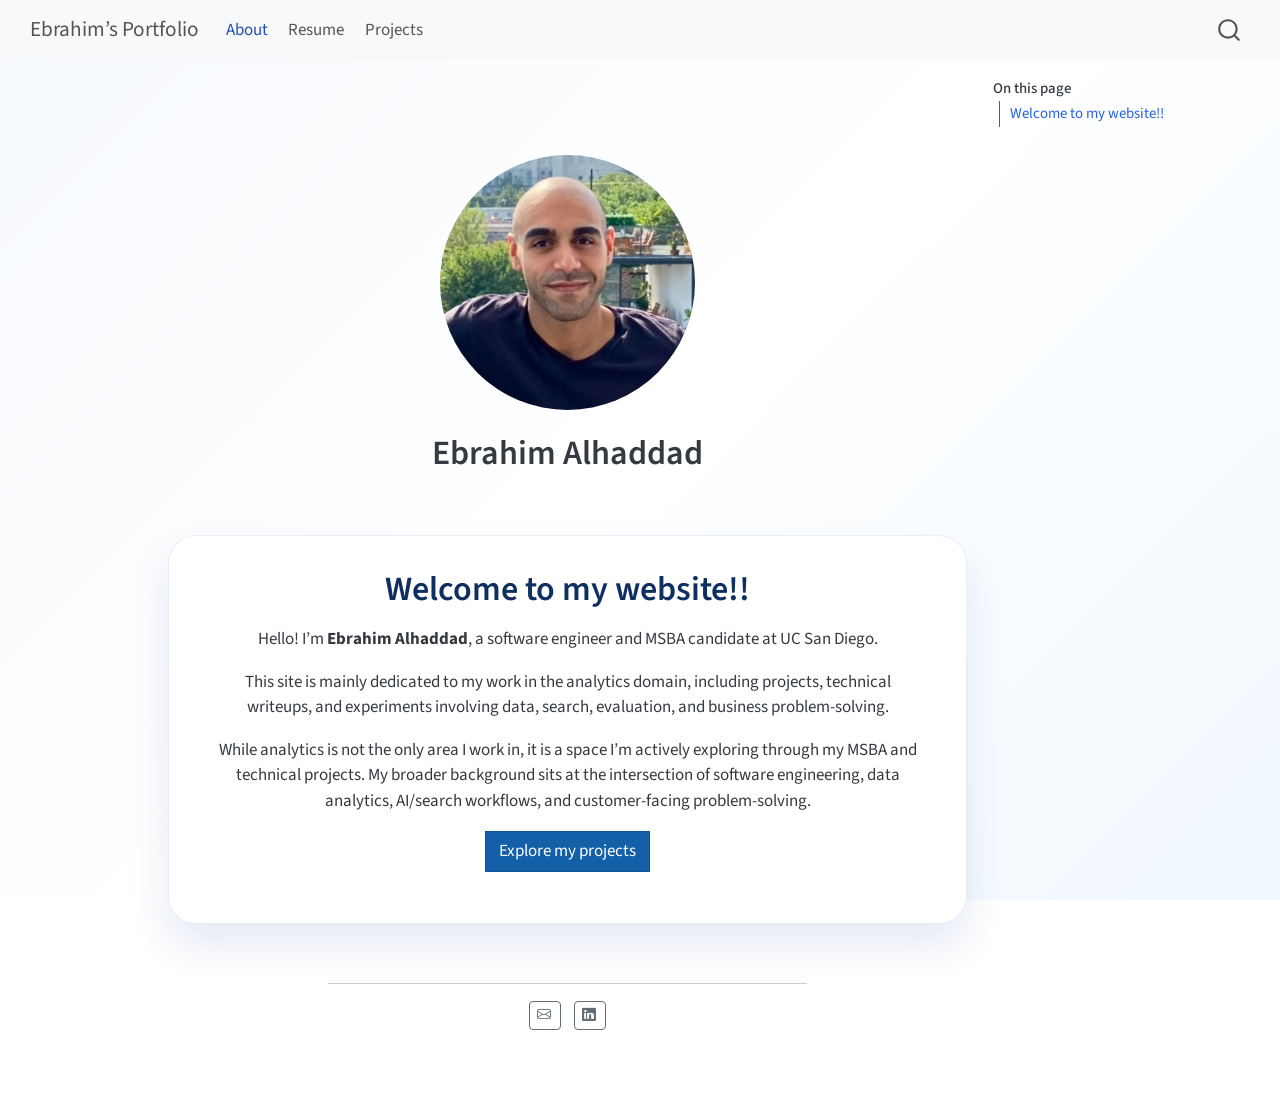
<file: docs/index.html>
<!DOCTYPE html>
<html xmlns="http://www.w3.org/1999/xhtml" lang="en" xml:lang="en"><head>

<meta charset="utf-8">
<meta name="generator" content="quarto-1.9.13">

<meta name="viewport" content="width=device-width, initial-scale=1.0, user-scalable=yes">


<title>Ebrahim Alhaddad – Ebrahim’s Portfolio</title>
<style>
code{white-space: pre-wrap;}
span.smallcaps{font-variant: small-caps;}
div.columns{display: flex; gap: min(4vw, 1.5em);}
div.column{flex: auto; overflow-x: auto;}
div.hanging-indent{margin-left: 1.5em; text-indent: -1.5em;}
ul.task-list{list-style: none;}
ul.task-list li input[type="checkbox"] {
  width: 0.8em;
  margin: 0 0.8em 0.2em -1em; /* quarto-specific, see https://github.com/quarto-dev/quarto-cli/issues/4556 */ 
  vertical-align: middle;
}
</style>


<script src="site_libs/quarto-nav/quarto-nav.js"></script>
<script src="site_libs/quarto-nav/headroom.min.js"></script>
<script src="site_libs/clipboard/clipboard.min.js"></script>
<script src="site_libs/quarto-search/autocomplete.umd.js"></script>
<script src="site_libs/quarto-search/fuse.min.js"></script>
<script src="site_libs/quarto-search/quarto-search.js"></script>
<meta name="quarto:offset" content="./">
<script src="site_libs/quarto-html/quarto.js" type="module"></script>
<script src="site_libs/quarto-html/tabsets/tabsets.js" type="module"></script>
<script src="site_libs/quarto-html/axe/axe-check.js" type="module"></script>
<script src="site_libs/quarto-html/popper.min.js"></script>
<script src="site_libs/quarto-html/tippy.umd.min.js"></script>
<link href="site_libs/quarto-html/tippy.css" rel="stylesheet">
<link href="site_libs/quarto-html/quarto-syntax-highlighting-ac077c1e730dfeb5e42400639d17284e.css" rel="stylesheet" id="quarto-text-highlighting-styles">
<script src="site_libs/bootstrap/bootstrap.min.js"></script>
<link href="site_libs/bootstrap/bootstrap-icons.css" rel="stylesheet">
<link href="site_libs/bootstrap/bootstrap-610593e65a40a0629ca575dfc540a55b.min.css" rel="stylesheet" append-hash="true" id="quarto-bootstrap" data-mode="light">
<script id="quarto-search-options" type="application/json">{
  "location": "navbar",
  "copy-button": false,
  "collapse-after": 3,
  "panel-placement": "end",
  "type": "overlay",
  "limit": 50,
  "keyboard-shortcut": [
    "f",
    "/",
    "s"
  ],
  "show-item-context": false,
  "language": {
    "search-no-results-text": "No results",
    "search-matching-documents-text": "matching documents",
    "search-copy-link-title": "Copy link to search",
    "search-hide-matches-text": "Hide additional matches",
    "search-more-match-text": "more match in this document",
    "search-more-matches-text": "more matches in this document",
    "search-clear-button-title": "Clear",
    "search-text-placeholder": "",
    "search-detached-cancel-button-title": "Cancel",
    "search-submit-button-title": "Submit",
    "search-label": "Search"
  }
}</script>


<link rel="stylesheet" href="styles.css">
</head>

<body class="nav-fixed quarto-light">

<div id="quarto-search-results"></div>
  <header id="quarto-header" class="headroom fixed-top">
    <nav class="navbar navbar-expand-lg " data-bs-theme="dark">
      <div class="navbar-container container-fluid">
      <div class="navbar-brand-container mx-auto">
    <a class="navbar-brand" href="./index.html">
    <span class="navbar-title">Ebrahim’s Portfolio</span>
    </a>
  </div>
            <div id="quarto-search" class="" title="Search"></div>
          <button class="navbar-toggler" type="button" data-bs-toggle="collapse" data-bs-target="#navbarCollapse" aria-controls="navbarCollapse" role="menu" aria-expanded="false" aria-label="Toggle navigation" onclick="if (window.quartoToggleHeadroom) { window.quartoToggleHeadroom(); }">
  <span class="navbar-toggler-icon"></span>
</button>
          <div class="collapse navbar-collapse" id="navbarCollapse">
            <ul class="navbar-nav navbar-nav-scroll me-auto">
  <li class="nav-item">
    <a class="nav-link active" href="./index.html" aria-current="page"> 
<span class="menu-text">About</span></a>
  </li>  
  <li class="nav-item">
    <a class="nav-link" href="./resume.html"> 
<span class="menu-text">Resume</span></a>
  </li>  
  <li class="nav-item">
    <a class="nav-link" href="./projects.html"> 
<span class="menu-text">Projects</span></a>
  </li>  
</ul>
          </div> <!-- /navcollapse -->
            <div class="quarto-navbar-tools">
</div>
      </div> <!-- /container-fluid -->
    </nav>
</header>
<!-- content -->
<div id="quarto-content" class="quarto-container page-columns page-rows-contents page-layout-article page-navbar">
<!-- sidebar -->
<!-- margin-sidebar -->
    <div id="quarto-margin-sidebar" class="sidebar margin-sidebar">
        <nav id="TOC" role="doc-toc" class="toc-active">
    <h2 id="toc-title">On this page</h2>
  <ul>
  <li><a href="#welcome-to-my-website" id="toc-welcome-to-my-website" class="nav-link active" data-scroll-target="#welcome-to-my-website">Welcome to my website!!</a></li>
  </ul>
</nav>
    </div>
<!-- main -->
<div class="quarto-about-jolla">
  <img src="files/untitled.jpg" class="about-image
  round " style="height: 15em; width: 15em;">
 <header id="title-block-header" class="quarto-title-block default">
<div class="quarto-title">
<h1 class="title">Ebrahim Alhaddad</h1>
</div>
<div class="quarto-title-meta">
  </div>
</header><main class="content" id="quarto-document-content">

<section id="welcome-to-my-website" class="level1 hero">
<h1>Welcome to my website!!</h1>
<p>Hello! I’m <strong>Ebrahim Alhaddad</strong>, a software engineer and MSBA candidate at UC San Diego.</p>
<p>This site is mainly dedicated to my work in the analytics domain, including projects, technical writeups, and experiments involving data, search, evaluation, and business problem-solving.</p>
<p>While analytics is not the only area I work in, it is a space I’m actively exploring through my MSBA and technical projects. My broader background sits at the intersection of software engineering, data analytics, AI/search workflows, and customer-facing problem-solving.</p>
<p><a href="./projects.html" class="btn btn-primary">Explore my projects</a></p>
</section>


</main> 
  <hr class="about-sep">
   <div class="about-links">
  <a href="mailto:efalhadd@gmail.com" class="about-link" rel="" target="">
    <i class="bi bi-envelope"></i>
     <span class="about-link-text"></span>
  </a>
  <a href="https://www.linkedin.com/in/efalhadd/" class="about-link" rel="" target="">
    <i class="bi bi-linkedin"></i>
     <span class="about-link-text"></span>
  </a>
</div>
</div>
 <!-- /main -->
<script id="quarto-html-after-body" type="application/javascript">
  window.document.addEventListener("DOMContentLoaded", function (event) {
    const isCodeAnnotation = (el) => {
      for (const clz of el.classList) {
        if (clz.startsWith('code-annotation-')) {                     
          return true;
        }
      }
      return false;
    }
    const onCopySuccess = function(e) {
      // button target
      const button = e.trigger;
      // don't keep focus
      button.blur();
      // flash "checked"
      button.classList.add('code-copy-button-checked');
      var currentTitle = button.getAttribute("title");
      button.setAttribute("title", "Copied!");
      let tooltip;
      if (window.bootstrap) {
        button.setAttribute("data-bs-toggle", "tooltip");
        button.setAttribute("data-bs-placement", "left");
        button.setAttribute("data-bs-title", "Copied!");
        tooltip = new bootstrap.Tooltip(button, 
          { trigger: "manual", 
            customClass: "code-copy-button-tooltip",
            offset: [0, -8]});
        tooltip.show();    
      }
      setTimeout(function() {
        if (tooltip) {
          tooltip.hide();
          button.removeAttribute("data-bs-title");
          button.removeAttribute("data-bs-toggle");
          button.removeAttribute("data-bs-placement");
        }
        button.setAttribute("title", currentTitle);
        button.classList.remove('code-copy-button-checked');
      }, 1000);
      // clear code selection
      e.clearSelection();
    }
    const getTextToCopy = function(trigger) {
      const outerScaffold = trigger.parentElement.cloneNode(true);
      const codeEl = outerScaffold.querySelector('code');
      for (const childEl of codeEl.children) {
        if (isCodeAnnotation(childEl)) {
          childEl.remove();
        }
      }
      return codeEl.innerText;
    }
    const clipboard = new window.ClipboardJS('.code-copy-button:not([data-in-quarto-modal])', {
      text: getTextToCopy
    });
    clipboard.on('success', onCopySuccess);
    if (window.document.getElementById('quarto-embedded-source-code-modal')) {
      const clipboardModal = new window.ClipboardJS('.code-copy-button[data-in-quarto-modal]', {
        text: getTextToCopy,
        container: window.document.getElementById('quarto-embedded-source-code-modal')
      });
      clipboardModal.on('success', onCopySuccess);
    }
      var localhostRegex = new RegExp(/^(?:http|https):\/\/localhost\:?[0-9]*\//);
      var mailtoRegex = new RegExp(/^mailto:/);
        var filterRegex = new RegExp('/' + window.location.host + '/');
      var isInternal = (href) => {
          return filterRegex.test(href) || localhostRegex.test(href) || mailtoRegex.test(href);
      }
      // Inspect non-navigation links and adorn them if external
     var links = window.document.querySelectorAll('a[href]:not(.nav-link):not(.navbar-brand):not(.toc-action):not(.sidebar-link):not(.sidebar-item-toggle):not(.pagination-link):not(.no-external):not([aria-hidden]):not(.dropdown-item):not(.quarto-navigation-tool):not(.about-link)');
      for (var i=0; i<links.length; i++) {
        const link = links[i];
        if (!isInternal(link.href)) {
          // undo the damage that might have been done by quarto-nav.js in the case of
          // links that we want to consider external
          if (link.dataset.originalHref !== undefined) {
            link.href = link.dataset.originalHref;
          }
        }
      }
    function tippyHover(el, contentFn, onTriggerFn, onUntriggerFn) {
      const config = {
        allowHTML: true,
        maxWidth: 500,
        delay: 100,
        arrow: false,
        appendTo: function(el) {
            return el.parentElement;
        },
        interactive: true,
        interactiveBorder: 10,
        theme: 'quarto',
        placement: 'bottom-start',
      };
      if (contentFn) {
        config.content = contentFn;
      }
      if (onTriggerFn) {
        config.onTrigger = onTriggerFn;
      }
      if (onUntriggerFn) {
        config.onUntrigger = onUntriggerFn;
      }
      window.tippy(el, config); 
    }
    const noterefs = window.document.querySelectorAll('a[role="doc-noteref"]');
    for (var i=0; i<noterefs.length; i++) {
      const ref = noterefs[i];
      tippyHover(ref, function() {
        // use id or data attribute instead here
        let href = ref.getAttribute('data-footnote-href') || ref.getAttribute('href');
        try { href = new URL(href).hash; } catch {}
        const id = href.replace(/^#\/?/, "");
        const note = window.document.getElementById(id);
        if (note) {
          return note.innerHTML;
        } else {
          return "";
        }
      });
    }
    const xrefs = window.document.querySelectorAll('a.quarto-xref');
    const processXRef = (id, note) => {
      // Strip column container classes
      const stripColumnClz = (el) => {
        el.classList.remove("page-full", "page-columns");
        if (el.children) {
          for (const child of el.children) {
            stripColumnClz(child);
          }
        }
      }
      stripColumnClz(note)
      if (id === null || id.startsWith('sec-')) {
        // Special case sections, only their first couple elements
        const container = document.createElement("div");
        if (note.children && note.children.length > 2) {
          container.appendChild(note.children[0].cloneNode(true));
          for (let i = 1; i < note.children.length; i++) {
            const child = note.children[i];
            if (child.tagName === "P" && child.innerText === "") {
              continue;
            } else {
              container.appendChild(child.cloneNode(true));
              break;
            }
          }
          if (window.Quarto?.typesetMath) {
            window.Quarto.typesetMath(container);
          }
          return container.innerHTML
        } else {
          if (window.Quarto?.typesetMath) {
            window.Quarto.typesetMath(note);
          }
          return note.innerHTML;
        }
      } else {
        // Remove any anchor links if they are present
        const anchorLink = note.querySelector('a.anchorjs-link');
        if (anchorLink) {
          anchorLink.remove();
        }
        if (window.Quarto?.typesetMath) {
          window.Quarto.typesetMath(note);
        }
        if (note.classList.contains("callout")) {
          return note.outerHTML;
        } else {
          return note.innerHTML;
        }
      }
    }
    for (var i=0; i<xrefs.length; i++) {
      const xref = xrefs[i];
      tippyHover(xref, undefined, function(instance) {
        instance.disable();
        let url = xref.getAttribute('href');
        let hash = undefined; 
        if (url.startsWith('#')) {
          hash = url;
        } else {
          try { hash = new URL(url).hash; } catch {}
        }
        if (hash) {
          const id = hash.replace(/^#\/?/, "");
          const note = window.document.getElementById(id);
          if (note !== null) {
            try {
              const html = processXRef(id, note.cloneNode(true));
              instance.setContent(html);
            } finally {
              instance.enable();
              instance.show();
            }
          } else {
            // See if we can fetch this
            fetch(url.split('#')[0])
            .then(res => res.text())
            .then(html => {
              const parser = new DOMParser();
              const htmlDoc = parser.parseFromString(html, "text/html");
              const note = htmlDoc.getElementById(id);
              if (note !== null) {
                const html = processXRef(id, note);
                instance.setContent(html);
              } 
            }).finally(() => {
              instance.enable();
              instance.show();
            });
          }
        } else {
          // See if we can fetch a full url (with no hash to target)
          // This is a special case and we should probably do some content thinning / targeting
          fetch(url)
          .then(res => res.text())
          .then(html => {
            const parser = new DOMParser();
            const htmlDoc = parser.parseFromString(html, "text/html");
            const note = htmlDoc.querySelector('main.content');
            if (note !== null) {
              // This should only happen for chapter cross references
              // (since there is no id in the URL)
              // remove the first header
              if (note.children.length > 0 && note.children[0].tagName === "HEADER") {
                note.children[0].remove();
              }
              const html = processXRef(null, note);
              instance.setContent(html);
            } 
          }).finally(() => {
            instance.enable();
            instance.show();
          });
        }
      }, function(instance) {
      });
    }
        let selectedAnnoteEl;
        const selectorForAnnotation = ( cell, annotation) => {
          let cellAttr = 'data-code-cell="' + cell + '"';
          let lineAttr = 'data-code-annotation="' +  annotation + '"';
          const selector = 'span[' + cellAttr + '][' + lineAttr + ']';
          return selector;
        }
        const selectCodeLines = (annoteEl) => {
          const doc = window.document;
          const targetCell = annoteEl.getAttribute("data-target-cell");
          const targetAnnotation = annoteEl.getAttribute("data-target-annotation");
          const annoteSpan = window.document.querySelector(selectorForAnnotation(targetCell, targetAnnotation));
          const lines = annoteSpan.getAttribute("data-code-lines").split(",");
          const lineIds = lines.map((line) => {
            return targetCell + "-" + line;
          })
          let top = null;
          let height = null;
          let parent = null;
          if (lineIds.length > 0) {
              //compute the position of the single el (top and bottom and make a div)
              const el = window.document.getElementById(lineIds[0]);
              top = el.offsetTop;
              height = el.offsetHeight;
              parent = el.parentElement.parentElement;
            if (lineIds.length > 1) {
              const lastEl = window.document.getElementById(lineIds[lineIds.length - 1]);
              const bottom = lastEl.offsetTop + lastEl.offsetHeight;
              height = bottom - top;
            }
            if (top !== null && height !== null && parent !== null) {
              // cook up a div (if necessary) and position it 
              let div = window.document.getElementById("code-annotation-line-highlight");
              if (div === null) {
                div = window.document.createElement("div");
                div.setAttribute("id", "code-annotation-line-highlight");
                div.style.position = 'absolute';
                parent.appendChild(div);
              }
              div.style.top = top - 2 + "px";
              div.style.height = height + 4 + "px";
              div.style.left = 0;
              let gutterDiv = window.document.getElementById("code-annotation-line-highlight-gutter");
              if (gutterDiv === null) {
                gutterDiv = window.document.createElement("div");
                gutterDiv.setAttribute("id", "code-annotation-line-highlight-gutter");
                gutterDiv.style.position = 'absolute';
                const codeCell = window.document.getElementById(targetCell);
                const gutter = codeCell.querySelector('.code-annotation-gutter');
                gutter.appendChild(gutterDiv);
              }
              gutterDiv.style.top = top - 2 + "px";
              gutterDiv.style.height = height + 4 + "px";
            }
            selectedAnnoteEl = annoteEl;
          }
        };
        const unselectCodeLines = () => {
          const elementsIds = ["code-annotation-line-highlight", "code-annotation-line-highlight-gutter"];
          elementsIds.forEach((elId) => {
            const div = window.document.getElementById(elId);
            if (div) {
              div.remove();
            }
          });
          selectedAnnoteEl = undefined;
        };
          // Handle positioning of the toggle
      window.addEventListener(
        "resize",
        throttle(() => {
          elRect = undefined;
          if (selectedAnnoteEl) {
            selectCodeLines(selectedAnnoteEl);
          }
        }, 10)
      );
      function throttle(fn, ms) {
      let throttle = false;
      let timer;
        return (...args) => {
          if(!throttle) { // first call gets through
              fn.apply(this, args);
              throttle = true;
          } else { // all the others get throttled
              if(timer) clearTimeout(timer); // cancel #2
              timer = setTimeout(() => {
                fn.apply(this, args);
                timer = throttle = false;
              }, ms);
          }
        };
      }
        // Attach click handler to the DT
        const annoteDls = window.document.querySelectorAll('dt[data-target-cell]');
        for (const annoteDlNode of annoteDls) {
          annoteDlNode.addEventListener('click', (event) => {
            const clickedEl = event.target;
            if (clickedEl !== selectedAnnoteEl) {
              unselectCodeLines();
              const activeEl = window.document.querySelector('dt[data-target-cell].code-annotation-active');
              if (activeEl) {
                activeEl.classList.remove('code-annotation-active');
              }
              selectCodeLines(clickedEl);
              clickedEl.classList.add('code-annotation-active');
            } else {
              // Unselect the line
              unselectCodeLines();
              clickedEl.classList.remove('code-annotation-active');
            }
          });
        }
    const findCites = (el) => {
      const parentEl = el.parentElement;
      if (parentEl) {
        const cites = parentEl.dataset.cites;
        if (cites) {
          return {
            el,
            cites: cites.split(' ')
          };
        } else {
          return findCites(el.parentElement)
        }
      } else {
        return undefined;
      }
    };
    var bibliorefs = window.document.querySelectorAll('a[role="doc-biblioref"]');
    for (var i=0; i<bibliorefs.length; i++) {
      const ref = bibliorefs[i];
      const citeInfo = findCites(ref);
      if (citeInfo) {
        tippyHover(citeInfo.el, function() {
          var popup = window.document.createElement('div');
          citeInfo.cites.forEach(function(cite) {
            var citeDiv = window.document.createElement('div');
            citeDiv.classList.add('hanging-indent');
            citeDiv.classList.add('csl-entry');
            var biblioDiv = window.document.getElementById('ref-' + cite);
            if (biblioDiv) {
              citeDiv.innerHTML = biblioDiv.innerHTML;
            }
            popup.appendChild(citeDiv);
          });
          return popup.innerHTML;
        });
      }
    }
  });
  </script>
</div> <!-- /content -->




</body></html>
</file>
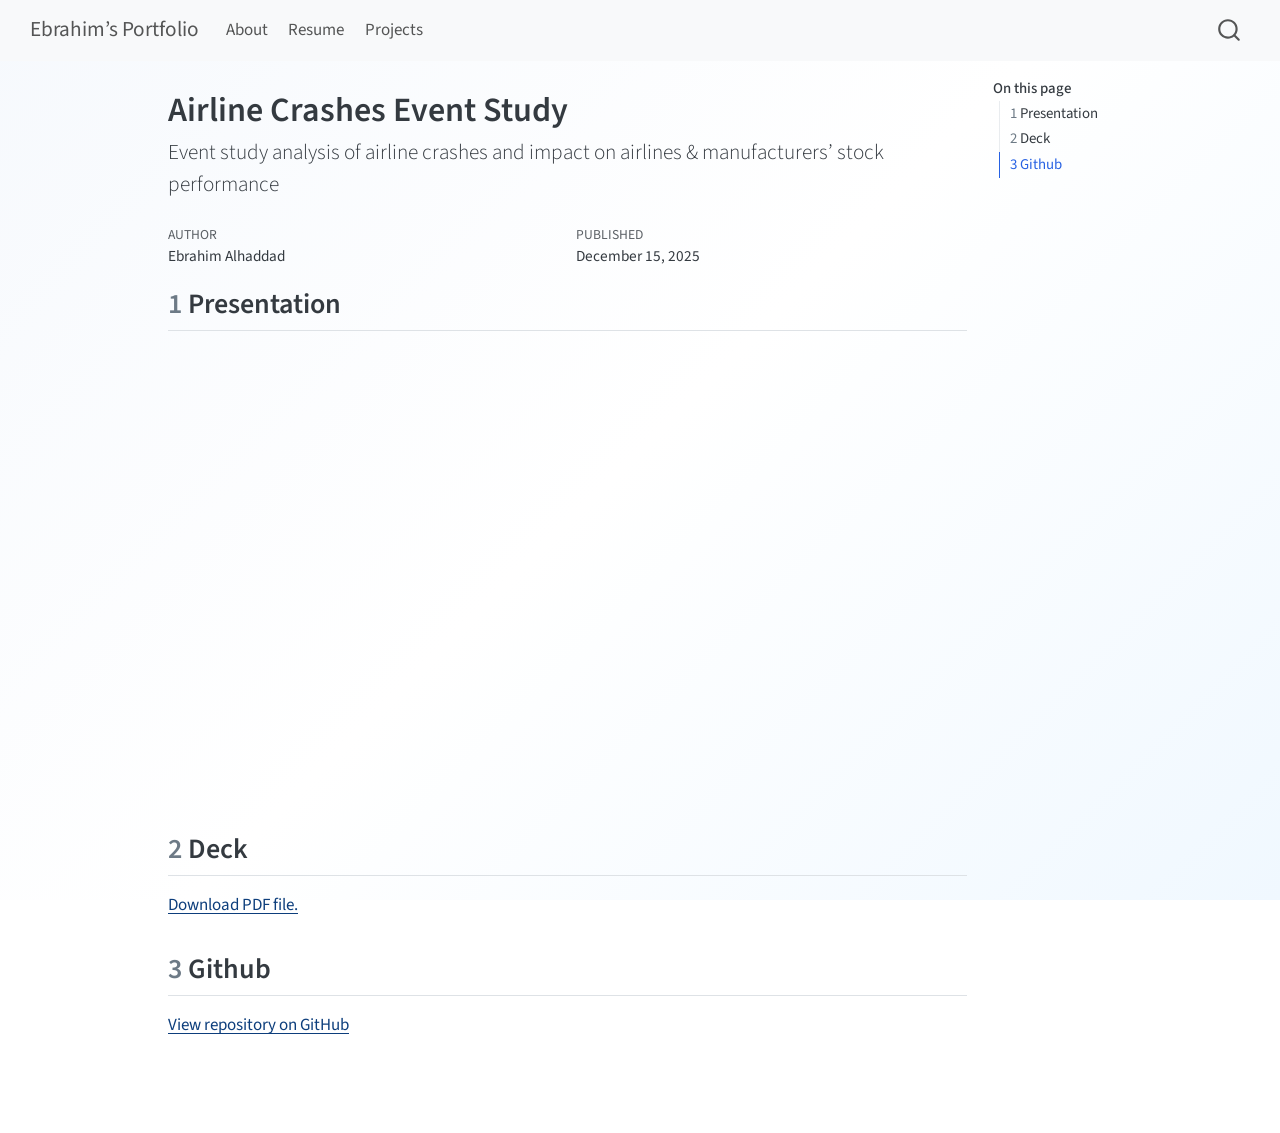
<file: docs/projects/airline/index.html>
<!DOCTYPE html>
<html xmlns="http://www.w3.org/1999/xhtml" lang="en" xml:lang="en"><head>

<meta charset="utf-8">
<meta name="generator" content="quarto-1.9.13">

<meta name="viewport" content="width=device-width, initial-scale=1.0, user-scalable=yes">

<meta name="author" content="Ebrahim Alhaddad">
<meta name="dcterms.date" content="2025-12-15">

<title>Airline Crashes Event Study – Ebrahim’s Portfolio</title>
<style>
code{white-space: pre-wrap;}
span.smallcaps{font-variant: small-caps;}
div.columns{display: flex; gap: min(4vw, 1.5em);}
div.column{flex: auto; overflow-x: auto;}
div.hanging-indent{margin-left: 1.5em; text-indent: -1.5em;}
ul.task-list{list-style: none;}
ul.task-list li input[type="checkbox"] {
  width: 0.8em;
  margin: 0 0.8em 0.2em -1em; /* quarto-specific, see https://github.com/quarto-dev/quarto-cli/issues/4556 */ 
  vertical-align: middle;
}
</style>


<script src="../../site_libs/quarto-nav/quarto-nav.js"></script>
<script src="../../site_libs/quarto-nav/headroom.min.js"></script>
<script src="../../site_libs/clipboard/clipboard.min.js"></script>
<script src="../../site_libs/quarto-search/autocomplete.umd.js"></script>
<script src="../../site_libs/quarto-search/fuse.min.js"></script>
<script src="../../site_libs/quarto-search/quarto-search.js"></script>
<meta name="quarto:offset" content="../../">
<script src="../../site_libs/quarto-html/quarto.js" type="module"></script>
<script src="../../site_libs/quarto-html/tabsets/tabsets.js" type="module"></script>
<script src="../../site_libs/quarto-html/axe/axe-check.js" type="module"></script>
<script src="../../site_libs/quarto-html/popper.min.js"></script>
<script src="../../site_libs/quarto-html/tippy.umd.min.js"></script>
<script src="../../site_libs/quarto-html/anchor.min.js"></script>
<link href="../../site_libs/quarto-html/tippy.css" rel="stylesheet">
<link href="../../site_libs/quarto-html/quarto-syntax-highlighting-ac077c1e730dfeb5e42400639d17284e.css" rel="stylesheet" id="quarto-text-highlighting-styles">
<script src="../../site_libs/bootstrap/bootstrap.min.js"></script>
<link href="../../site_libs/bootstrap/bootstrap-icons.css" rel="stylesheet">
<link href="../../site_libs/bootstrap/bootstrap-610593e65a40a0629ca575dfc540a55b.min.css" rel="stylesheet" append-hash="true" id="quarto-bootstrap" data-mode="light">
<script id="quarto-search-options" type="application/json">{
  "location": "navbar",
  "copy-button": false,
  "collapse-after": 3,
  "panel-placement": "end",
  "type": "overlay",
  "limit": 50,
  "keyboard-shortcut": [
    "f",
    "/",
    "s"
  ],
  "show-item-context": false,
  "language": {
    "search-no-results-text": "No results",
    "search-matching-documents-text": "matching documents",
    "search-copy-link-title": "Copy link to search",
    "search-hide-matches-text": "Hide additional matches",
    "search-more-match-text": "more match in this document",
    "search-more-matches-text": "more matches in this document",
    "search-clear-button-title": "Clear",
    "search-text-placeholder": "",
    "search-detached-cancel-button-title": "Cancel",
    "search-submit-button-title": "Submit",
    "search-label": "Search"
  }
}</script>


<link rel="stylesheet" href="../../styles.css">
</head>

<body class="nav-fixed quarto-light">

<div id="quarto-search-results"></div>
  <header id="quarto-header" class="headroom fixed-top">
    <nav class="navbar navbar-expand-lg " data-bs-theme="dark">
      <div class="navbar-container container-fluid">
      <div class="navbar-brand-container mx-auto">
    <a class="navbar-brand" href="../../index.html">
    <span class="navbar-title">Ebrahim’s Portfolio</span>
    </a>
  </div>
            <div id="quarto-search" class="" title="Search"></div>
          <button class="navbar-toggler" type="button" data-bs-toggle="collapse" data-bs-target="#navbarCollapse" aria-controls="navbarCollapse" role="menu" aria-expanded="false" aria-label="Toggle navigation" onclick="if (window.quartoToggleHeadroom) { window.quartoToggleHeadroom(); }">
  <span class="navbar-toggler-icon"></span>
</button>
          <div class="collapse navbar-collapse" id="navbarCollapse">
            <ul class="navbar-nav navbar-nav-scroll me-auto">
  <li class="nav-item">
    <a class="nav-link" href="../../index.html"> 
<span class="menu-text">About</span></a>
  </li>  
  <li class="nav-item">
    <a class="nav-link" href="../../resume.html"> 
<span class="menu-text">Resume</span></a>
  </li>  
  <li class="nav-item">
    <a class="nav-link" href="../../projects.html"> 
<span class="menu-text">Projects</span></a>
  </li>  
</ul>
          </div> <!-- /navcollapse -->
            <div class="quarto-navbar-tools">
</div>
      </div> <!-- /container-fluid -->
    </nav>
</header>
<!-- content -->
<div id="quarto-content" class="quarto-container page-columns page-rows-contents page-layout-article page-navbar">
<!-- sidebar -->
<!-- margin-sidebar -->
    <div id="quarto-margin-sidebar" class="sidebar margin-sidebar">
        <nav id="TOC" role="doc-toc" class="toc-active">
    <h2 id="toc-title">On this page</h2>
   
  <ul>
  <li><a href="#presentation" id="toc-presentation" class="nav-link active" data-scroll-target="#presentation"><span class="header-section-number">1</span> Presentation</a></li>
  <li><a href="#deck" id="toc-deck" class="nav-link" data-scroll-target="#deck"><span class="header-section-number">2</span> Deck</a></li>
  <li><a href="#github" id="toc-github" class="nav-link" data-scroll-target="#github"><span class="header-section-number">3</span> Github</a></li>
  </ul>
</nav>
    </div>
<!-- main -->
<main class="content" id="quarto-document-content">

<header id="title-block-header" class="quarto-title-block default">
<div class="quarto-title">
<h1 class="title">Airline Crashes Event Study</h1>
<p class="subtitle lead">Event study analysis of airline crashes and impact on airlines &amp; manufacturers’ stock performance</p>
</div>



<div class="quarto-title-meta">

    <div>
    <div class="quarto-title-meta-heading">Author</div>
    <div class="quarto-title-meta-contents">
             <p>Ebrahim Alhaddad </p>
          </div>
  </div>
    
    <div>
    <div class="quarto-title-meta-heading">Published</div>
    <div class="quarto-title-meta-contents">
      <p class="date">December 15, 2025</p>
    </div>
  </div>
  
    
  </div>
  


</header>


<section id="presentation" class="level2" data-number="1">
<h2 data-number="1" class="anchored" data-anchor-id="presentation"><span class="header-section-number">1</span> Presentation</h2>
<div class="quarto-video ratio ratio-16x9"><iframe data-external="1" src="https://www.youtube.com/embed/XJM9t-dbRZA" title="" frameborder="0" allow="accelerometer; autoplay; clipboard-write; encrypted-media; gyroscope; picture-in-picture" allowfullscreen=""></iframe></div>
</section>
<section id="deck" class="level2" data-number="2">
<h2 data-number="2" class="anchored" data-anchor-id="deck"><span class="header-section-number">2</span> Deck</h2>
<p><object data="airline.pdf" type="application/pdf" width="100%" height="450"><a href="airline.pdf" download="">Download PDF file.</a></object></p>
</section>
<section id="github" class="level2" data-number="3">
<h2 data-number="3" class="anchored" data-anchor-id="github"><span class="header-section-number">3</span> Github</h2>
<p><a href="https://github.com/ebrahimAlhaddad/airline-event-study">View repository on GitHub</a></p>


</section>

</main> <!-- /main -->
<script id="quarto-html-after-body" type="application/javascript">
  window.document.addEventListener("DOMContentLoaded", function (event) {
    const icon = "";
    const anchorJS = new window.AnchorJS();
    anchorJS.options = {
      placement: 'right',
      icon: icon
    };
    anchorJS.add('.anchored');
    const isCodeAnnotation = (el) => {
      for (const clz of el.classList) {
        if (clz.startsWith('code-annotation-')) {                     
          return true;
        }
      }
      return false;
    }
    const onCopySuccess = function(e) {
      // button target
      const button = e.trigger;
      // don't keep focus
      button.blur();
      // flash "checked"
      button.classList.add('code-copy-button-checked');
      var currentTitle = button.getAttribute("title");
      button.setAttribute("title", "Copied!");
      let tooltip;
      if (window.bootstrap) {
        button.setAttribute("data-bs-toggle", "tooltip");
        button.setAttribute("data-bs-placement", "left");
        button.setAttribute("data-bs-title", "Copied!");
        tooltip = new bootstrap.Tooltip(button, 
          { trigger: "manual", 
            customClass: "code-copy-button-tooltip",
            offset: [0, -8]});
        tooltip.show();    
      }
      setTimeout(function() {
        if (tooltip) {
          tooltip.hide();
          button.removeAttribute("data-bs-title");
          button.removeAttribute("data-bs-toggle");
          button.removeAttribute("data-bs-placement");
        }
        button.setAttribute("title", currentTitle);
        button.classList.remove('code-copy-button-checked');
      }, 1000);
      // clear code selection
      e.clearSelection();
    }
    const getTextToCopy = function(trigger) {
      const outerScaffold = trigger.parentElement.cloneNode(true);
      const codeEl = outerScaffold.querySelector('code');
      for (const childEl of codeEl.children) {
        if (isCodeAnnotation(childEl)) {
          childEl.remove();
        }
      }
      return codeEl.innerText;
    }
    const clipboard = new window.ClipboardJS('.code-copy-button:not([data-in-quarto-modal])', {
      text: getTextToCopy
    });
    clipboard.on('success', onCopySuccess);
    if (window.document.getElementById('quarto-embedded-source-code-modal')) {
      const clipboardModal = new window.ClipboardJS('.code-copy-button[data-in-quarto-modal]', {
        text: getTextToCopy,
        container: window.document.getElementById('quarto-embedded-source-code-modal')
      });
      clipboardModal.on('success', onCopySuccess);
    }
      var localhostRegex = new RegExp(/^(?:http|https):\/\/localhost\:?[0-9]*\//);
      var mailtoRegex = new RegExp(/^mailto:/);
        var filterRegex = new RegExp('/' + window.location.host + '/');
      var isInternal = (href) => {
          return filterRegex.test(href) || localhostRegex.test(href) || mailtoRegex.test(href);
      }
      // Inspect non-navigation links and adorn them if external
     var links = window.document.querySelectorAll('a[href]:not(.nav-link):not(.navbar-brand):not(.toc-action):not(.sidebar-link):not(.sidebar-item-toggle):not(.pagination-link):not(.no-external):not([aria-hidden]):not(.dropdown-item):not(.quarto-navigation-tool):not(.about-link)');
      for (var i=0; i<links.length; i++) {
        const link = links[i];
        if (!isInternal(link.href)) {
          // undo the damage that might have been done by quarto-nav.js in the case of
          // links that we want to consider external
          if (link.dataset.originalHref !== undefined) {
            link.href = link.dataset.originalHref;
          }
        }
      }
    function tippyHover(el, contentFn, onTriggerFn, onUntriggerFn) {
      const config = {
        allowHTML: true,
        maxWidth: 500,
        delay: 100,
        arrow: false,
        appendTo: function(el) {
            return el.parentElement;
        },
        interactive: true,
        interactiveBorder: 10,
        theme: 'quarto',
        placement: 'bottom-start',
      };
      if (contentFn) {
        config.content = contentFn;
      }
      if (onTriggerFn) {
        config.onTrigger = onTriggerFn;
      }
      if (onUntriggerFn) {
        config.onUntrigger = onUntriggerFn;
      }
      window.tippy(el, config); 
    }
    const noterefs = window.document.querySelectorAll('a[role="doc-noteref"]');
    for (var i=0; i<noterefs.length; i++) {
      const ref = noterefs[i];
      tippyHover(ref, function() {
        // use id or data attribute instead here
        let href = ref.getAttribute('data-footnote-href') || ref.getAttribute('href');
        try { href = new URL(href).hash; } catch {}
        const id = href.replace(/^#\/?/, "");
        const note = window.document.getElementById(id);
        if (note) {
          return note.innerHTML;
        } else {
          return "";
        }
      });
    }
    const xrefs = window.document.querySelectorAll('a.quarto-xref');
    const processXRef = (id, note) => {
      // Strip column container classes
      const stripColumnClz = (el) => {
        el.classList.remove("page-full", "page-columns");
        if (el.children) {
          for (const child of el.children) {
            stripColumnClz(child);
          }
        }
      }
      stripColumnClz(note)
      if (id === null || id.startsWith('sec-')) {
        // Special case sections, only their first couple elements
        const container = document.createElement("div");
        if (note.children && note.children.length > 2) {
          container.appendChild(note.children[0].cloneNode(true));
          for (let i = 1; i < note.children.length; i++) {
            const child = note.children[i];
            if (child.tagName === "P" && child.innerText === "") {
              continue;
            } else {
              container.appendChild(child.cloneNode(true));
              break;
            }
          }
          if (window.Quarto?.typesetMath) {
            window.Quarto.typesetMath(container);
          }
          return container.innerHTML
        } else {
          if (window.Quarto?.typesetMath) {
            window.Quarto.typesetMath(note);
          }
          return note.innerHTML;
        }
      } else {
        // Remove any anchor links if they are present
        const anchorLink = note.querySelector('a.anchorjs-link');
        if (anchorLink) {
          anchorLink.remove();
        }
        if (window.Quarto?.typesetMath) {
          window.Quarto.typesetMath(note);
        }
        if (note.classList.contains("callout")) {
          return note.outerHTML;
        } else {
          return note.innerHTML;
        }
      }
    }
    for (var i=0; i<xrefs.length; i++) {
      const xref = xrefs[i];
      tippyHover(xref, undefined, function(instance) {
        instance.disable();
        let url = xref.getAttribute('href');
        let hash = undefined; 
        if (url.startsWith('#')) {
          hash = url;
        } else {
          try { hash = new URL(url).hash; } catch {}
        }
        if (hash) {
          const id = hash.replace(/^#\/?/, "");
          const note = window.document.getElementById(id);
          if (note !== null) {
            try {
              const html = processXRef(id, note.cloneNode(true));
              instance.setContent(html);
            } finally {
              instance.enable();
              instance.show();
            }
          } else {
            // See if we can fetch this
            fetch(url.split('#')[0])
            .then(res => res.text())
            .then(html => {
              const parser = new DOMParser();
              const htmlDoc = parser.parseFromString(html, "text/html");
              const note = htmlDoc.getElementById(id);
              if (note !== null) {
                const html = processXRef(id, note);
                instance.setContent(html);
              } 
            }).finally(() => {
              instance.enable();
              instance.show();
            });
          }
        } else {
          // See if we can fetch a full url (with no hash to target)
          // This is a special case and we should probably do some content thinning / targeting
          fetch(url)
          .then(res => res.text())
          .then(html => {
            const parser = new DOMParser();
            const htmlDoc = parser.parseFromString(html, "text/html");
            const note = htmlDoc.querySelector('main.content');
            if (note !== null) {
              // This should only happen for chapter cross references
              // (since there is no id in the URL)
              // remove the first header
              if (note.children.length > 0 && note.children[0].tagName === "HEADER") {
                note.children[0].remove();
              }
              const html = processXRef(null, note);
              instance.setContent(html);
            } 
          }).finally(() => {
            instance.enable();
            instance.show();
          });
        }
      }, function(instance) {
      });
    }
        let selectedAnnoteEl;
        const selectorForAnnotation = ( cell, annotation) => {
          let cellAttr = 'data-code-cell="' + cell + '"';
          let lineAttr = 'data-code-annotation="' +  annotation + '"';
          const selector = 'span[' + cellAttr + '][' + lineAttr + ']';
          return selector;
        }
        const selectCodeLines = (annoteEl) => {
          const doc = window.document;
          const targetCell = annoteEl.getAttribute("data-target-cell");
          const targetAnnotation = annoteEl.getAttribute("data-target-annotation");
          const annoteSpan = window.document.querySelector(selectorForAnnotation(targetCell, targetAnnotation));
          const lines = annoteSpan.getAttribute("data-code-lines").split(",");
          const lineIds = lines.map((line) => {
            return targetCell + "-" + line;
          })
          let top = null;
          let height = null;
          let parent = null;
          if (lineIds.length > 0) {
              //compute the position of the single el (top and bottom and make a div)
              const el = window.document.getElementById(lineIds[0]);
              top = el.offsetTop;
              height = el.offsetHeight;
              parent = el.parentElement.parentElement;
            if (lineIds.length > 1) {
              const lastEl = window.document.getElementById(lineIds[lineIds.length - 1]);
              const bottom = lastEl.offsetTop + lastEl.offsetHeight;
              height = bottom - top;
            }
            if (top !== null && height !== null && parent !== null) {
              // cook up a div (if necessary) and position it 
              let div = window.document.getElementById("code-annotation-line-highlight");
              if (div === null) {
                div = window.document.createElement("div");
                div.setAttribute("id", "code-annotation-line-highlight");
                div.style.position = 'absolute';
                parent.appendChild(div);
              }
              div.style.top = top - 2 + "px";
              div.style.height = height + 4 + "px";
              div.style.left = 0;
              let gutterDiv = window.document.getElementById("code-annotation-line-highlight-gutter");
              if (gutterDiv === null) {
                gutterDiv = window.document.createElement("div");
                gutterDiv.setAttribute("id", "code-annotation-line-highlight-gutter");
                gutterDiv.style.position = 'absolute';
                const codeCell = window.document.getElementById(targetCell);
                const gutter = codeCell.querySelector('.code-annotation-gutter');
                gutter.appendChild(gutterDiv);
              }
              gutterDiv.style.top = top - 2 + "px";
              gutterDiv.style.height = height + 4 + "px";
            }
            selectedAnnoteEl = annoteEl;
          }
        };
        const unselectCodeLines = () => {
          const elementsIds = ["code-annotation-line-highlight", "code-annotation-line-highlight-gutter"];
          elementsIds.forEach((elId) => {
            const div = window.document.getElementById(elId);
            if (div) {
              div.remove();
            }
          });
          selectedAnnoteEl = undefined;
        };
          // Handle positioning of the toggle
      window.addEventListener(
        "resize",
        throttle(() => {
          elRect = undefined;
          if (selectedAnnoteEl) {
            selectCodeLines(selectedAnnoteEl);
          }
        }, 10)
      );
      function throttle(fn, ms) {
      let throttle = false;
      let timer;
        return (...args) => {
          if(!throttle) { // first call gets through
              fn.apply(this, args);
              throttle = true;
          } else { // all the others get throttled
              if(timer) clearTimeout(timer); // cancel #2
              timer = setTimeout(() => {
                fn.apply(this, args);
                timer = throttle = false;
              }, ms);
          }
        };
      }
        // Attach click handler to the DT
        const annoteDls = window.document.querySelectorAll('dt[data-target-cell]');
        for (const annoteDlNode of annoteDls) {
          annoteDlNode.addEventListener('click', (event) => {
            const clickedEl = event.target;
            if (clickedEl !== selectedAnnoteEl) {
              unselectCodeLines();
              const activeEl = window.document.querySelector('dt[data-target-cell].code-annotation-active');
              if (activeEl) {
                activeEl.classList.remove('code-annotation-active');
              }
              selectCodeLines(clickedEl);
              clickedEl.classList.add('code-annotation-active');
            } else {
              // Unselect the line
              unselectCodeLines();
              clickedEl.classList.remove('code-annotation-active');
            }
          });
        }
    const findCites = (el) => {
      const parentEl = el.parentElement;
      if (parentEl) {
        const cites = parentEl.dataset.cites;
        if (cites) {
          return {
            el,
            cites: cites.split(' ')
          };
        } else {
          return findCites(el.parentElement)
        }
      } else {
        return undefined;
      }
    };
    var bibliorefs = window.document.querySelectorAll('a[role="doc-biblioref"]');
    for (var i=0; i<bibliorefs.length; i++) {
      const ref = bibliorefs[i];
      const citeInfo = findCites(ref);
      if (citeInfo) {
        tippyHover(citeInfo.el, function() {
          var popup = window.document.createElement('div');
          citeInfo.cites.forEach(function(cite) {
            var citeDiv = window.document.createElement('div');
            citeDiv.classList.add('hanging-indent');
            citeDiv.classList.add('csl-entry');
            var biblioDiv = window.document.getElementById('ref-' + cite);
            if (biblioDiv) {
              citeDiv.innerHTML = biblioDiv.innerHTML;
            }
            popup.appendChild(citeDiv);
          });
          return popup.innerHTML;
        });
      }
    }
  });
  </script>
</div> <!-- /content -->




</body></html>
</file>
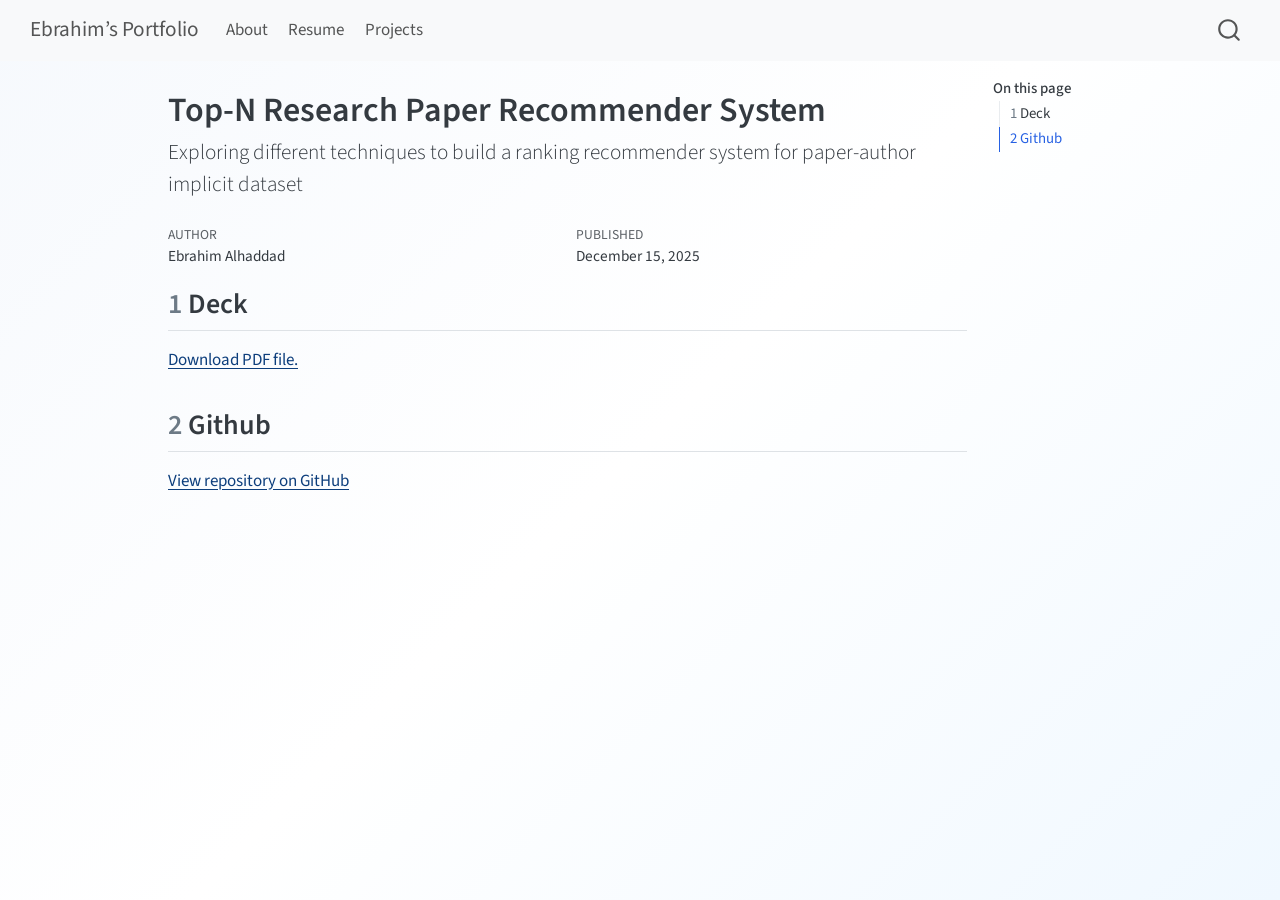
<file: docs/projects/recommend/index.html>
<!DOCTYPE html>
<html xmlns="http://www.w3.org/1999/xhtml" lang="en" xml:lang="en"><head>

<meta charset="utf-8">
<meta name="generator" content="quarto-1.9.13">

<meta name="viewport" content="width=device-width, initial-scale=1.0, user-scalable=yes">

<meta name="author" content="Ebrahim Alhaddad">
<meta name="dcterms.date" content="2025-12-15">

<title>Top-N Research Paper Recommender System – Ebrahim’s Portfolio</title>
<style>
code{white-space: pre-wrap;}
span.smallcaps{font-variant: small-caps;}
div.columns{display: flex; gap: min(4vw, 1.5em);}
div.column{flex: auto; overflow-x: auto;}
div.hanging-indent{margin-left: 1.5em; text-indent: -1.5em;}
ul.task-list{list-style: none;}
ul.task-list li input[type="checkbox"] {
  width: 0.8em;
  margin: 0 0.8em 0.2em -1em; /* quarto-specific, see https://github.com/quarto-dev/quarto-cli/issues/4556 */ 
  vertical-align: middle;
}
</style>


<script src="../../site_libs/quarto-nav/quarto-nav.js"></script>
<script src="../../site_libs/quarto-nav/headroom.min.js"></script>
<script src="../../site_libs/clipboard/clipboard.min.js"></script>
<script src="../../site_libs/quarto-search/autocomplete.umd.js"></script>
<script src="../../site_libs/quarto-search/fuse.min.js"></script>
<script src="../../site_libs/quarto-search/quarto-search.js"></script>
<meta name="quarto:offset" content="../../">
<script src="../../site_libs/quarto-html/quarto.js" type="module"></script>
<script src="../../site_libs/quarto-html/tabsets/tabsets.js" type="module"></script>
<script src="../../site_libs/quarto-html/axe/axe-check.js" type="module"></script>
<script src="../../site_libs/quarto-html/popper.min.js"></script>
<script src="../../site_libs/quarto-html/tippy.umd.min.js"></script>
<script src="../../site_libs/quarto-html/anchor.min.js"></script>
<link href="../../site_libs/quarto-html/tippy.css" rel="stylesheet">
<link href="../../site_libs/quarto-html/quarto-syntax-highlighting-ac077c1e730dfeb5e42400639d17284e.css" rel="stylesheet" id="quarto-text-highlighting-styles">
<script src="../../site_libs/bootstrap/bootstrap.min.js"></script>
<link href="../../site_libs/bootstrap/bootstrap-icons.css" rel="stylesheet">
<link href="../../site_libs/bootstrap/bootstrap-610593e65a40a0629ca575dfc540a55b.min.css" rel="stylesheet" append-hash="true" id="quarto-bootstrap" data-mode="light">
<script id="quarto-search-options" type="application/json">{
  "location": "navbar",
  "copy-button": false,
  "collapse-after": 3,
  "panel-placement": "end",
  "type": "overlay",
  "limit": 50,
  "keyboard-shortcut": [
    "f",
    "/",
    "s"
  ],
  "show-item-context": false,
  "language": {
    "search-no-results-text": "No results",
    "search-matching-documents-text": "matching documents",
    "search-copy-link-title": "Copy link to search",
    "search-hide-matches-text": "Hide additional matches",
    "search-more-match-text": "more match in this document",
    "search-more-matches-text": "more matches in this document",
    "search-clear-button-title": "Clear",
    "search-text-placeholder": "",
    "search-detached-cancel-button-title": "Cancel",
    "search-submit-button-title": "Submit",
    "search-label": "Search"
  }
}</script>


<link rel="stylesheet" href="../../styles.css">
</head>

<body class="nav-fixed quarto-light">

<div id="quarto-search-results"></div>
  <header id="quarto-header" class="headroom fixed-top">
    <nav class="navbar navbar-expand-lg " data-bs-theme="dark">
      <div class="navbar-container container-fluid">
      <div class="navbar-brand-container mx-auto">
    <a class="navbar-brand" href="../../index.html">
    <span class="navbar-title">Ebrahim’s Portfolio</span>
    </a>
  </div>
            <div id="quarto-search" class="" title="Search"></div>
          <button class="navbar-toggler" type="button" data-bs-toggle="collapse" data-bs-target="#navbarCollapse" aria-controls="navbarCollapse" role="menu" aria-expanded="false" aria-label="Toggle navigation" onclick="if (window.quartoToggleHeadroom) { window.quartoToggleHeadroom(); }">
  <span class="navbar-toggler-icon"></span>
</button>
          <div class="collapse navbar-collapse" id="navbarCollapse">
            <ul class="navbar-nav navbar-nav-scroll me-auto">
  <li class="nav-item">
    <a class="nav-link" href="../../index.html"> 
<span class="menu-text">About</span></a>
  </li>  
  <li class="nav-item">
    <a class="nav-link" href="../../resume.html"> 
<span class="menu-text">Resume</span></a>
  </li>  
  <li class="nav-item">
    <a class="nav-link" href="../../projects.html"> 
<span class="menu-text">Projects</span></a>
  </li>  
</ul>
          </div> <!-- /navcollapse -->
            <div class="quarto-navbar-tools">
</div>
      </div> <!-- /container-fluid -->
    </nav>
</header>
<!-- content -->
<div id="quarto-content" class="quarto-container page-columns page-rows-contents page-layout-article page-navbar">
<!-- sidebar -->
<!-- margin-sidebar -->
    <div id="quarto-margin-sidebar" class="sidebar margin-sidebar">
        <nav id="TOC" role="doc-toc" class="toc-active">
    <h2 id="toc-title">On this page</h2>
   
  <ul>
  <li><a href="#deck" id="toc-deck" class="nav-link active" data-scroll-target="#deck"><span class="header-section-number">1</span> Deck</a></li>
  <li><a href="#github" id="toc-github" class="nav-link" data-scroll-target="#github"><span class="header-section-number">2</span> Github</a></li>
  </ul>
</nav>
    </div>
<!-- main -->
<main class="content" id="quarto-document-content">

<header id="title-block-header" class="quarto-title-block default">
<div class="quarto-title">
<h1 class="title">Top-N Research Paper Recommender System</h1>
<p class="subtitle lead">Exploring different techniques to build a ranking recommender system for paper-author implicit dataset</p>
</div>



<div class="quarto-title-meta">

    <div>
    <div class="quarto-title-meta-heading">Author</div>
    <div class="quarto-title-meta-contents">
             <p>Ebrahim Alhaddad </p>
          </div>
  </div>
    
    <div>
    <div class="quarto-title-meta-heading">Published</div>
    <div class="quarto-title-meta-contents">
      <p class="date">December 15, 2025</p>
    </div>
  </div>
  
    
  </div>
  


</header>


<section id="deck" class="level2" data-number="1">
<h2 data-number="1" class="anchored" data-anchor-id="deck"><span class="header-section-number">1</span> Deck</h2>
<p><object data="recommend.pdf" type="application/pdf" width="100%" height="450"><a href="recommend.pdf" download="">Download PDF file.</a></object></p>
</section>
<section id="github" class="level2" data-number="2">
<h2 data-number="2" class="anchored" data-anchor-id="github"><span class="header-section-number">2</span> Github</h2>
<p><a href="https://github.com/ebrahimAlhaddad/recommender-system">View repository on GitHub</a></p>


</section>

</main> <!-- /main -->
<script id="quarto-html-after-body" type="application/javascript">
  window.document.addEventListener("DOMContentLoaded", function (event) {
    const icon = "";
    const anchorJS = new window.AnchorJS();
    anchorJS.options = {
      placement: 'right',
      icon: icon
    };
    anchorJS.add('.anchored');
    const isCodeAnnotation = (el) => {
      for (const clz of el.classList) {
        if (clz.startsWith('code-annotation-')) {                     
          return true;
        }
      }
      return false;
    }
    const onCopySuccess = function(e) {
      // button target
      const button = e.trigger;
      // don't keep focus
      button.blur();
      // flash "checked"
      button.classList.add('code-copy-button-checked');
      var currentTitle = button.getAttribute("title");
      button.setAttribute("title", "Copied!");
      let tooltip;
      if (window.bootstrap) {
        button.setAttribute("data-bs-toggle", "tooltip");
        button.setAttribute("data-bs-placement", "left");
        button.setAttribute("data-bs-title", "Copied!");
        tooltip = new bootstrap.Tooltip(button, 
          { trigger: "manual", 
            customClass: "code-copy-button-tooltip",
            offset: [0, -8]});
        tooltip.show();    
      }
      setTimeout(function() {
        if (tooltip) {
          tooltip.hide();
          button.removeAttribute("data-bs-title");
          button.removeAttribute("data-bs-toggle");
          button.removeAttribute("data-bs-placement");
        }
        button.setAttribute("title", currentTitle);
        button.classList.remove('code-copy-button-checked');
      }, 1000);
      // clear code selection
      e.clearSelection();
    }
    const getTextToCopy = function(trigger) {
      const outerScaffold = trigger.parentElement.cloneNode(true);
      const codeEl = outerScaffold.querySelector('code');
      for (const childEl of codeEl.children) {
        if (isCodeAnnotation(childEl)) {
          childEl.remove();
        }
      }
      return codeEl.innerText;
    }
    const clipboard = new window.ClipboardJS('.code-copy-button:not([data-in-quarto-modal])', {
      text: getTextToCopy
    });
    clipboard.on('success', onCopySuccess);
    if (window.document.getElementById('quarto-embedded-source-code-modal')) {
      const clipboardModal = new window.ClipboardJS('.code-copy-button[data-in-quarto-modal]', {
        text: getTextToCopy,
        container: window.document.getElementById('quarto-embedded-source-code-modal')
      });
      clipboardModal.on('success', onCopySuccess);
    }
      var localhostRegex = new RegExp(/^(?:http|https):\/\/localhost\:?[0-9]*\//);
      var mailtoRegex = new RegExp(/^mailto:/);
        var filterRegex = new RegExp('/' + window.location.host + '/');
      var isInternal = (href) => {
          return filterRegex.test(href) || localhostRegex.test(href) || mailtoRegex.test(href);
      }
      // Inspect non-navigation links and adorn them if external
     var links = window.document.querySelectorAll('a[href]:not(.nav-link):not(.navbar-brand):not(.toc-action):not(.sidebar-link):not(.sidebar-item-toggle):not(.pagination-link):not(.no-external):not([aria-hidden]):not(.dropdown-item):not(.quarto-navigation-tool):not(.about-link)');
      for (var i=0; i<links.length; i++) {
        const link = links[i];
        if (!isInternal(link.href)) {
          // undo the damage that might have been done by quarto-nav.js in the case of
          // links that we want to consider external
          if (link.dataset.originalHref !== undefined) {
            link.href = link.dataset.originalHref;
          }
        }
      }
    function tippyHover(el, contentFn, onTriggerFn, onUntriggerFn) {
      const config = {
        allowHTML: true,
        maxWidth: 500,
        delay: 100,
        arrow: false,
        appendTo: function(el) {
            return el.parentElement;
        },
        interactive: true,
        interactiveBorder: 10,
        theme: 'quarto',
        placement: 'bottom-start',
      };
      if (contentFn) {
        config.content = contentFn;
      }
      if (onTriggerFn) {
        config.onTrigger = onTriggerFn;
      }
      if (onUntriggerFn) {
        config.onUntrigger = onUntriggerFn;
      }
      window.tippy(el, config); 
    }
    const noterefs = window.document.querySelectorAll('a[role="doc-noteref"]');
    for (var i=0; i<noterefs.length; i++) {
      const ref = noterefs[i];
      tippyHover(ref, function() {
        // use id or data attribute instead here
        let href = ref.getAttribute('data-footnote-href') || ref.getAttribute('href');
        try { href = new URL(href).hash; } catch {}
        const id = href.replace(/^#\/?/, "");
        const note = window.document.getElementById(id);
        if (note) {
          return note.innerHTML;
        } else {
          return "";
        }
      });
    }
    const xrefs = window.document.querySelectorAll('a.quarto-xref');
    const processXRef = (id, note) => {
      // Strip column container classes
      const stripColumnClz = (el) => {
        el.classList.remove("page-full", "page-columns");
        if (el.children) {
          for (const child of el.children) {
            stripColumnClz(child);
          }
        }
      }
      stripColumnClz(note)
      if (id === null || id.startsWith('sec-')) {
        // Special case sections, only their first couple elements
        const container = document.createElement("div");
        if (note.children && note.children.length > 2) {
          container.appendChild(note.children[0].cloneNode(true));
          for (let i = 1; i < note.children.length; i++) {
            const child = note.children[i];
            if (child.tagName === "P" && child.innerText === "") {
              continue;
            } else {
              container.appendChild(child.cloneNode(true));
              break;
            }
          }
          if (window.Quarto?.typesetMath) {
            window.Quarto.typesetMath(container);
          }
          return container.innerHTML
        } else {
          if (window.Quarto?.typesetMath) {
            window.Quarto.typesetMath(note);
          }
          return note.innerHTML;
        }
      } else {
        // Remove any anchor links if they are present
        const anchorLink = note.querySelector('a.anchorjs-link');
        if (anchorLink) {
          anchorLink.remove();
        }
        if (window.Quarto?.typesetMath) {
          window.Quarto.typesetMath(note);
        }
        if (note.classList.contains("callout")) {
          return note.outerHTML;
        } else {
          return note.innerHTML;
        }
      }
    }
    for (var i=0; i<xrefs.length; i++) {
      const xref = xrefs[i];
      tippyHover(xref, undefined, function(instance) {
        instance.disable();
        let url = xref.getAttribute('href');
        let hash = undefined; 
        if (url.startsWith('#')) {
          hash = url;
        } else {
          try { hash = new URL(url).hash; } catch {}
        }
        if (hash) {
          const id = hash.replace(/^#\/?/, "");
          const note = window.document.getElementById(id);
          if (note !== null) {
            try {
              const html = processXRef(id, note.cloneNode(true));
              instance.setContent(html);
            } finally {
              instance.enable();
              instance.show();
            }
          } else {
            // See if we can fetch this
            fetch(url.split('#')[0])
            .then(res => res.text())
            .then(html => {
              const parser = new DOMParser();
              const htmlDoc = parser.parseFromString(html, "text/html");
              const note = htmlDoc.getElementById(id);
              if (note !== null) {
                const html = processXRef(id, note);
                instance.setContent(html);
              } 
            }).finally(() => {
              instance.enable();
              instance.show();
            });
          }
        } else {
          // See if we can fetch a full url (with no hash to target)
          // This is a special case and we should probably do some content thinning / targeting
          fetch(url)
          .then(res => res.text())
          .then(html => {
            const parser = new DOMParser();
            const htmlDoc = parser.parseFromString(html, "text/html");
            const note = htmlDoc.querySelector('main.content');
            if (note !== null) {
              // This should only happen for chapter cross references
              // (since there is no id in the URL)
              // remove the first header
              if (note.children.length > 0 && note.children[0].tagName === "HEADER") {
                note.children[0].remove();
              }
              const html = processXRef(null, note);
              instance.setContent(html);
            } 
          }).finally(() => {
            instance.enable();
            instance.show();
          });
        }
      }, function(instance) {
      });
    }
        let selectedAnnoteEl;
        const selectorForAnnotation = ( cell, annotation) => {
          let cellAttr = 'data-code-cell="' + cell + '"';
          let lineAttr = 'data-code-annotation="' +  annotation + '"';
          const selector = 'span[' + cellAttr + '][' + lineAttr + ']';
          return selector;
        }
        const selectCodeLines = (annoteEl) => {
          const doc = window.document;
          const targetCell = annoteEl.getAttribute("data-target-cell");
          const targetAnnotation = annoteEl.getAttribute("data-target-annotation");
          const annoteSpan = window.document.querySelector(selectorForAnnotation(targetCell, targetAnnotation));
          const lines = annoteSpan.getAttribute("data-code-lines").split(",");
          const lineIds = lines.map((line) => {
            return targetCell + "-" + line;
          })
          let top = null;
          let height = null;
          let parent = null;
          if (lineIds.length > 0) {
              //compute the position of the single el (top and bottom and make a div)
              const el = window.document.getElementById(lineIds[0]);
              top = el.offsetTop;
              height = el.offsetHeight;
              parent = el.parentElement.parentElement;
            if (lineIds.length > 1) {
              const lastEl = window.document.getElementById(lineIds[lineIds.length - 1]);
              const bottom = lastEl.offsetTop + lastEl.offsetHeight;
              height = bottom - top;
            }
            if (top !== null && height !== null && parent !== null) {
              // cook up a div (if necessary) and position it 
              let div = window.document.getElementById("code-annotation-line-highlight");
              if (div === null) {
                div = window.document.createElement("div");
                div.setAttribute("id", "code-annotation-line-highlight");
                div.style.position = 'absolute';
                parent.appendChild(div);
              }
              div.style.top = top - 2 + "px";
              div.style.height = height + 4 + "px";
              div.style.left = 0;
              let gutterDiv = window.document.getElementById("code-annotation-line-highlight-gutter");
              if (gutterDiv === null) {
                gutterDiv = window.document.createElement("div");
                gutterDiv.setAttribute("id", "code-annotation-line-highlight-gutter");
                gutterDiv.style.position = 'absolute';
                const codeCell = window.document.getElementById(targetCell);
                const gutter = codeCell.querySelector('.code-annotation-gutter');
                gutter.appendChild(gutterDiv);
              }
              gutterDiv.style.top = top - 2 + "px";
              gutterDiv.style.height = height + 4 + "px";
            }
            selectedAnnoteEl = annoteEl;
          }
        };
        const unselectCodeLines = () => {
          const elementsIds = ["code-annotation-line-highlight", "code-annotation-line-highlight-gutter"];
          elementsIds.forEach((elId) => {
            const div = window.document.getElementById(elId);
            if (div) {
              div.remove();
            }
          });
          selectedAnnoteEl = undefined;
        };
          // Handle positioning of the toggle
      window.addEventListener(
        "resize",
        throttle(() => {
          elRect = undefined;
          if (selectedAnnoteEl) {
            selectCodeLines(selectedAnnoteEl);
          }
        }, 10)
      );
      function throttle(fn, ms) {
      let throttle = false;
      let timer;
        return (...args) => {
          if(!throttle) { // first call gets through
              fn.apply(this, args);
              throttle = true;
          } else { // all the others get throttled
              if(timer) clearTimeout(timer); // cancel #2
              timer = setTimeout(() => {
                fn.apply(this, args);
                timer = throttle = false;
              }, ms);
          }
        };
      }
        // Attach click handler to the DT
        const annoteDls = window.document.querySelectorAll('dt[data-target-cell]');
        for (const annoteDlNode of annoteDls) {
          annoteDlNode.addEventListener('click', (event) => {
            const clickedEl = event.target;
            if (clickedEl !== selectedAnnoteEl) {
              unselectCodeLines();
              const activeEl = window.document.querySelector('dt[data-target-cell].code-annotation-active');
              if (activeEl) {
                activeEl.classList.remove('code-annotation-active');
              }
              selectCodeLines(clickedEl);
              clickedEl.classList.add('code-annotation-active');
            } else {
              // Unselect the line
              unselectCodeLines();
              clickedEl.classList.remove('code-annotation-active');
            }
          });
        }
    const findCites = (el) => {
      const parentEl = el.parentElement;
      if (parentEl) {
        const cites = parentEl.dataset.cites;
        if (cites) {
          return {
            el,
            cites: cites.split(' ')
          };
        } else {
          return findCites(el.parentElement)
        }
      } else {
        return undefined;
      }
    };
    var bibliorefs = window.document.querySelectorAll('a[role="doc-biblioref"]');
    for (var i=0; i<bibliorefs.length; i++) {
      const ref = bibliorefs[i];
      const citeInfo = findCites(ref);
      if (citeInfo) {
        tippyHover(citeInfo.el, function() {
          var popup = window.document.createElement('div');
          citeInfo.cites.forEach(function(cite) {
            var citeDiv = window.document.createElement('div');
            citeDiv.classList.add('hanging-indent');
            citeDiv.classList.add('csl-entry');
            var biblioDiv = window.document.getElementById('ref-' + cite);
            if (biblioDiv) {
              citeDiv.innerHTML = biblioDiv.innerHTML;
            }
            popup.appendChild(citeDiv);
          });
          return popup.innerHTML;
        });
      }
    }
  });
  </script>
</div> <!-- /content -->




</body></html>
</file>
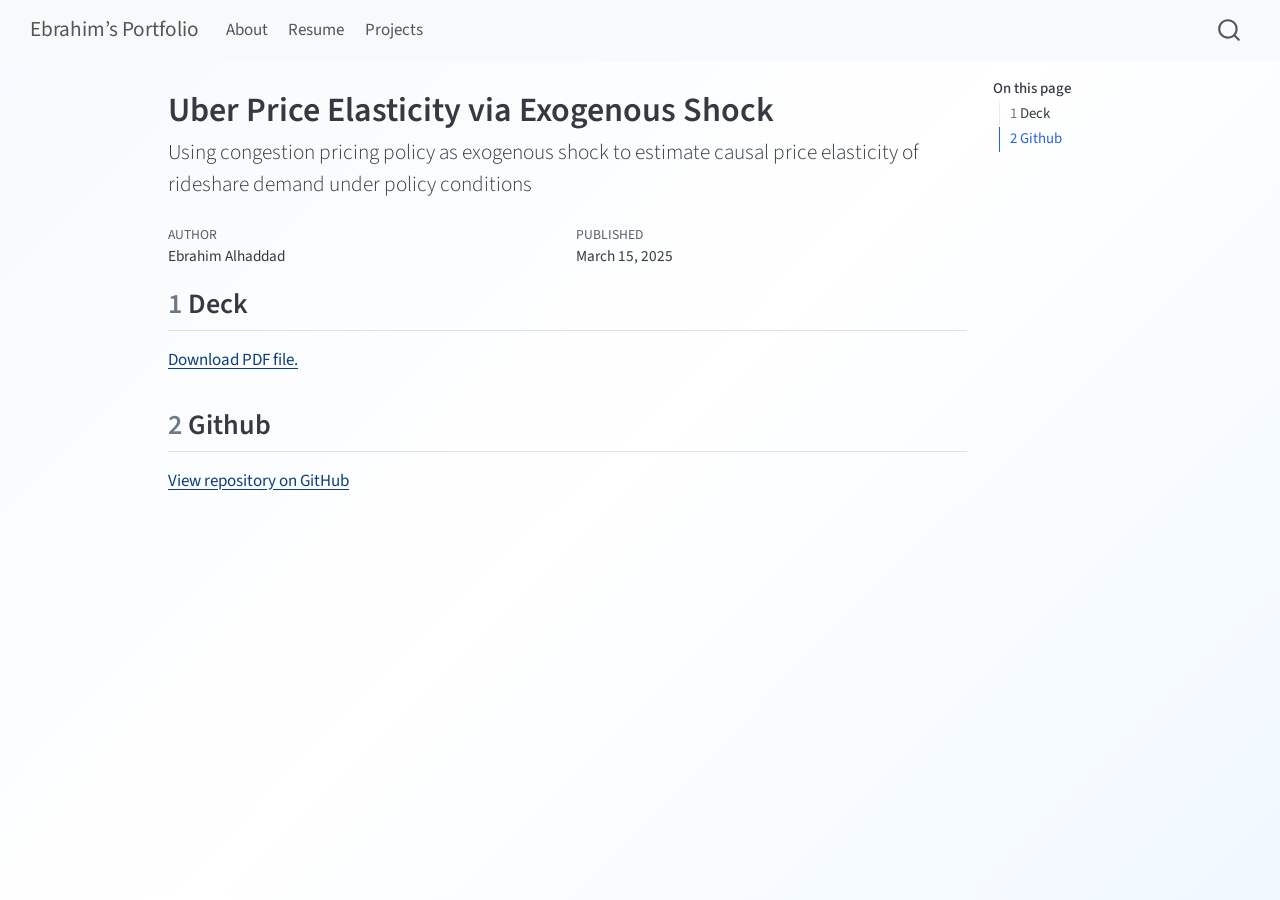
<file: docs/projects/uber/index.html>
<!DOCTYPE html>
<html xmlns="http://www.w3.org/1999/xhtml" lang="en" xml:lang="en"><head>

<meta charset="utf-8">
<meta name="generator" content="quarto-1.9.13">

<meta name="viewport" content="width=device-width, initial-scale=1.0, user-scalable=yes">

<meta name="author" content="Ebrahim Alhaddad">
<meta name="dcterms.date" content="2025-03-15">

<title>Uber Price Elasticity via Exogenous Shock – Ebrahim’s Portfolio</title>
<style>
code{white-space: pre-wrap;}
span.smallcaps{font-variant: small-caps;}
div.columns{display: flex; gap: min(4vw, 1.5em);}
div.column{flex: auto; overflow-x: auto;}
div.hanging-indent{margin-left: 1.5em; text-indent: -1.5em;}
ul.task-list{list-style: none;}
ul.task-list li input[type="checkbox"] {
  width: 0.8em;
  margin: 0 0.8em 0.2em -1em; /* quarto-specific, see https://github.com/quarto-dev/quarto-cli/issues/4556 */ 
  vertical-align: middle;
}
</style>


<script src="../../site_libs/quarto-nav/quarto-nav.js"></script>
<script src="../../site_libs/quarto-nav/headroom.min.js"></script>
<script src="../../site_libs/clipboard/clipboard.min.js"></script>
<script src="../../site_libs/quarto-search/autocomplete.umd.js"></script>
<script src="../../site_libs/quarto-search/fuse.min.js"></script>
<script src="../../site_libs/quarto-search/quarto-search.js"></script>
<meta name="quarto:offset" content="../../">
<script src="../../site_libs/quarto-html/quarto.js" type="module"></script>
<script src="../../site_libs/quarto-html/tabsets/tabsets.js" type="module"></script>
<script src="../../site_libs/quarto-html/axe/axe-check.js" type="module"></script>
<script src="../../site_libs/quarto-html/popper.min.js"></script>
<script src="../../site_libs/quarto-html/tippy.umd.min.js"></script>
<script src="../../site_libs/quarto-html/anchor.min.js"></script>
<link href="../../site_libs/quarto-html/tippy.css" rel="stylesheet">
<link href="../../site_libs/quarto-html/quarto-syntax-highlighting-ac077c1e730dfeb5e42400639d17284e.css" rel="stylesheet" id="quarto-text-highlighting-styles">
<script src="../../site_libs/bootstrap/bootstrap.min.js"></script>
<link href="../../site_libs/bootstrap/bootstrap-icons.css" rel="stylesheet">
<link href="../../site_libs/bootstrap/bootstrap-610593e65a40a0629ca575dfc540a55b.min.css" rel="stylesheet" append-hash="true" id="quarto-bootstrap" data-mode="light">
<script id="quarto-search-options" type="application/json">{
  "location": "navbar",
  "copy-button": false,
  "collapse-after": 3,
  "panel-placement": "end",
  "type": "overlay",
  "limit": 50,
  "keyboard-shortcut": [
    "f",
    "/",
    "s"
  ],
  "show-item-context": false,
  "language": {
    "search-no-results-text": "No results",
    "search-matching-documents-text": "matching documents",
    "search-copy-link-title": "Copy link to search",
    "search-hide-matches-text": "Hide additional matches",
    "search-more-match-text": "more match in this document",
    "search-more-matches-text": "more matches in this document",
    "search-clear-button-title": "Clear",
    "search-text-placeholder": "",
    "search-detached-cancel-button-title": "Cancel",
    "search-submit-button-title": "Submit",
    "search-label": "Search"
  }
}</script>


<link rel="stylesheet" href="../../styles.css">
</head>

<body class="nav-fixed quarto-light">

<div id="quarto-search-results"></div>
  <header id="quarto-header" class="headroom fixed-top">
    <nav class="navbar navbar-expand-lg " data-bs-theme="dark">
      <div class="navbar-container container-fluid">
      <div class="navbar-brand-container mx-auto">
    <a class="navbar-brand" href="../../index.html">
    <span class="navbar-title">Ebrahim’s Portfolio</span>
    </a>
  </div>
            <div id="quarto-search" class="" title="Search"></div>
          <button class="navbar-toggler" type="button" data-bs-toggle="collapse" data-bs-target="#navbarCollapse" aria-controls="navbarCollapse" role="menu" aria-expanded="false" aria-label="Toggle navigation" onclick="if (window.quartoToggleHeadroom) { window.quartoToggleHeadroom(); }">
  <span class="navbar-toggler-icon"></span>
</button>
          <div class="collapse navbar-collapse" id="navbarCollapse">
            <ul class="navbar-nav navbar-nav-scroll me-auto">
  <li class="nav-item">
    <a class="nav-link" href="../../index.html"> 
<span class="menu-text">About</span></a>
  </li>  
  <li class="nav-item">
    <a class="nav-link" href="../../resume.html"> 
<span class="menu-text">Resume</span></a>
  </li>  
  <li class="nav-item">
    <a class="nav-link" href="../../projects.html"> 
<span class="menu-text">Projects</span></a>
  </li>  
</ul>
          </div> <!-- /navcollapse -->
            <div class="quarto-navbar-tools">
</div>
      </div> <!-- /container-fluid -->
    </nav>
</header>
<!-- content -->
<div id="quarto-content" class="quarto-container page-columns page-rows-contents page-layout-article page-navbar">
<!-- sidebar -->
<!-- margin-sidebar -->
    <div id="quarto-margin-sidebar" class="sidebar margin-sidebar">
        <nav id="TOC" role="doc-toc" class="toc-active">
    <h2 id="toc-title">On this page</h2>
   
  <ul>
  <li><a href="#deck" id="toc-deck" class="nav-link active" data-scroll-target="#deck"><span class="header-section-number">1</span> Deck</a></li>
  <li><a href="#github" id="toc-github" class="nav-link" data-scroll-target="#github"><span class="header-section-number">2</span> Github</a></li>
  </ul>
</nav>
    </div>
<!-- main -->
<main class="content" id="quarto-document-content">

<header id="title-block-header" class="quarto-title-block default">
<div class="quarto-title">
<h1 class="title">Uber Price Elasticity via Exogenous Shock</h1>
<p class="subtitle lead">Using congestion pricing policy as exogenous shock to estimate causal price elasticity of rideshare demand under policy conditions</p>
</div>



<div class="quarto-title-meta">

    <div>
    <div class="quarto-title-meta-heading">Author</div>
    <div class="quarto-title-meta-contents">
             <p>Ebrahim Alhaddad </p>
          </div>
  </div>
    
    <div>
    <div class="quarto-title-meta-heading">Published</div>
    <div class="quarto-title-meta-contents">
      <p class="date">March 15, 2025</p>
    </div>
  </div>
  
    
  </div>
  


</header>


<section id="deck" class="level2" data-number="1">
<h2 data-number="1" class="anchored" data-anchor-id="deck"><span class="header-section-number">1</span> Deck</h2>
<p><object data="uber.pdf" type="application/pdf" width="100%" height="500"><a href="uber.pdf" download="">Download PDF file.</a></object></p>
</section>
<section id="github" class="level2" data-number="2">
<h2 data-number="2" class="anchored" data-anchor-id="github"><span class="header-section-number">2</span> Github</h2>
<p><a href="https://github.com/ebrahimAlhaddad/price-elasticity">View repository on GitHub</a></p>


</section>

</main> <!-- /main -->
<script id="quarto-html-after-body" type="application/javascript">
  window.document.addEventListener("DOMContentLoaded", function (event) {
    const icon = "";
    const anchorJS = new window.AnchorJS();
    anchorJS.options = {
      placement: 'right',
      icon: icon
    };
    anchorJS.add('.anchored');
    const isCodeAnnotation = (el) => {
      for (const clz of el.classList) {
        if (clz.startsWith('code-annotation-')) {                     
          return true;
        }
      }
      return false;
    }
    const onCopySuccess = function(e) {
      // button target
      const button = e.trigger;
      // don't keep focus
      button.blur();
      // flash "checked"
      button.classList.add('code-copy-button-checked');
      var currentTitle = button.getAttribute("title");
      button.setAttribute("title", "Copied!");
      let tooltip;
      if (window.bootstrap) {
        button.setAttribute("data-bs-toggle", "tooltip");
        button.setAttribute("data-bs-placement", "left");
        button.setAttribute("data-bs-title", "Copied!");
        tooltip = new bootstrap.Tooltip(button, 
          { trigger: "manual", 
            customClass: "code-copy-button-tooltip",
            offset: [0, -8]});
        tooltip.show();    
      }
      setTimeout(function() {
        if (tooltip) {
          tooltip.hide();
          button.removeAttribute("data-bs-title");
          button.removeAttribute("data-bs-toggle");
          button.removeAttribute("data-bs-placement");
        }
        button.setAttribute("title", currentTitle);
        button.classList.remove('code-copy-button-checked');
      }, 1000);
      // clear code selection
      e.clearSelection();
    }
    const getTextToCopy = function(trigger) {
      const outerScaffold = trigger.parentElement.cloneNode(true);
      const codeEl = outerScaffold.querySelector('code');
      for (const childEl of codeEl.children) {
        if (isCodeAnnotation(childEl)) {
          childEl.remove();
        }
      }
      return codeEl.innerText;
    }
    const clipboard = new window.ClipboardJS('.code-copy-button:not([data-in-quarto-modal])', {
      text: getTextToCopy
    });
    clipboard.on('success', onCopySuccess);
    if (window.document.getElementById('quarto-embedded-source-code-modal')) {
      const clipboardModal = new window.ClipboardJS('.code-copy-button[data-in-quarto-modal]', {
        text: getTextToCopy,
        container: window.document.getElementById('quarto-embedded-source-code-modal')
      });
      clipboardModal.on('success', onCopySuccess);
    }
      var localhostRegex = new RegExp(/^(?:http|https):\/\/localhost\:?[0-9]*\//);
      var mailtoRegex = new RegExp(/^mailto:/);
        var filterRegex = new RegExp('/' + window.location.host + '/');
      var isInternal = (href) => {
          return filterRegex.test(href) || localhostRegex.test(href) || mailtoRegex.test(href);
      }
      // Inspect non-navigation links and adorn them if external
     var links = window.document.querySelectorAll('a[href]:not(.nav-link):not(.navbar-brand):not(.toc-action):not(.sidebar-link):not(.sidebar-item-toggle):not(.pagination-link):not(.no-external):not([aria-hidden]):not(.dropdown-item):not(.quarto-navigation-tool):not(.about-link)');
      for (var i=0; i<links.length; i++) {
        const link = links[i];
        if (!isInternal(link.href)) {
          // undo the damage that might have been done by quarto-nav.js in the case of
          // links that we want to consider external
          if (link.dataset.originalHref !== undefined) {
            link.href = link.dataset.originalHref;
          }
        }
      }
    function tippyHover(el, contentFn, onTriggerFn, onUntriggerFn) {
      const config = {
        allowHTML: true,
        maxWidth: 500,
        delay: 100,
        arrow: false,
        appendTo: function(el) {
            return el.parentElement;
        },
        interactive: true,
        interactiveBorder: 10,
        theme: 'quarto',
        placement: 'bottom-start',
      };
      if (contentFn) {
        config.content = contentFn;
      }
      if (onTriggerFn) {
        config.onTrigger = onTriggerFn;
      }
      if (onUntriggerFn) {
        config.onUntrigger = onUntriggerFn;
      }
      window.tippy(el, config); 
    }
    const noterefs = window.document.querySelectorAll('a[role="doc-noteref"]');
    for (var i=0; i<noterefs.length; i++) {
      const ref = noterefs[i];
      tippyHover(ref, function() {
        // use id or data attribute instead here
        let href = ref.getAttribute('data-footnote-href') || ref.getAttribute('href');
        try { href = new URL(href).hash; } catch {}
        const id = href.replace(/^#\/?/, "");
        const note = window.document.getElementById(id);
        if (note) {
          return note.innerHTML;
        } else {
          return "";
        }
      });
    }
    const xrefs = window.document.querySelectorAll('a.quarto-xref');
    const processXRef = (id, note) => {
      // Strip column container classes
      const stripColumnClz = (el) => {
        el.classList.remove("page-full", "page-columns");
        if (el.children) {
          for (const child of el.children) {
            stripColumnClz(child);
          }
        }
      }
      stripColumnClz(note)
      if (id === null || id.startsWith('sec-')) {
        // Special case sections, only their first couple elements
        const container = document.createElement("div");
        if (note.children && note.children.length > 2) {
          container.appendChild(note.children[0].cloneNode(true));
          for (let i = 1; i < note.children.length; i++) {
            const child = note.children[i];
            if (child.tagName === "P" && child.innerText === "") {
              continue;
            } else {
              container.appendChild(child.cloneNode(true));
              break;
            }
          }
          if (window.Quarto?.typesetMath) {
            window.Quarto.typesetMath(container);
          }
          return container.innerHTML
        } else {
          if (window.Quarto?.typesetMath) {
            window.Quarto.typesetMath(note);
          }
          return note.innerHTML;
        }
      } else {
        // Remove any anchor links if they are present
        const anchorLink = note.querySelector('a.anchorjs-link');
        if (anchorLink) {
          anchorLink.remove();
        }
        if (window.Quarto?.typesetMath) {
          window.Quarto.typesetMath(note);
        }
        if (note.classList.contains("callout")) {
          return note.outerHTML;
        } else {
          return note.innerHTML;
        }
      }
    }
    for (var i=0; i<xrefs.length; i++) {
      const xref = xrefs[i];
      tippyHover(xref, undefined, function(instance) {
        instance.disable();
        let url = xref.getAttribute('href');
        let hash = undefined; 
        if (url.startsWith('#')) {
          hash = url;
        } else {
          try { hash = new URL(url).hash; } catch {}
        }
        if (hash) {
          const id = hash.replace(/^#\/?/, "");
          const note = window.document.getElementById(id);
          if (note !== null) {
            try {
              const html = processXRef(id, note.cloneNode(true));
              instance.setContent(html);
            } finally {
              instance.enable();
              instance.show();
            }
          } else {
            // See if we can fetch this
            fetch(url.split('#')[0])
            .then(res => res.text())
            .then(html => {
              const parser = new DOMParser();
              const htmlDoc = parser.parseFromString(html, "text/html");
              const note = htmlDoc.getElementById(id);
              if (note !== null) {
                const html = processXRef(id, note);
                instance.setContent(html);
              } 
            }).finally(() => {
              instance.enable();
              instance.show();
            });
          }
        } else {
          // See if we can fetch a full url (with no hash to target)
          // This is a special case and we should probably do some content thinning / targeting
          fetch(url)
          .then(res => res.text())
          .then(html => {
            const parser = new DOMParser();
            const htmlDoc = parser.parseFromString(html, "text/html");
            const note = htmlDoc.querySelector('main.content');
            if (note !== null) {
              // This should only happen for chapter cross references
              // (since there is no id in the URL)
              // remove the first header
              if (note.children.length > 0 && note.children[0].tagName === "HEADER") {
                note.children[0].remove();
              }
              const html = processXRef(null, note);
              instance.setContent(html);
            } 
          }).finally(() => {
            instance.enable();
            instance.show();
          });
        }
      }, function(instance) {
      });
    }
        let selectedAnnoteEl;
        const selectorForAnnotation = ( cell, annotation) => {
          let cellAttr = 'data-code-cell="' + cell + '"';
          let lineAttr = 'data-code-annotation="' +  annotation + '"';
          const selector = 'span[' + cellAttr + '][' + lineAttr + ']';
          return selector;
        }
        const selectCodeLines = (annoteEl) => {
          const doc = window.document;
          const targetCell = annoteEl.getAttribute("data-target-cell");
          const targetAnnotation = annoteEl.getAttribute("data-target-annotation");
          const annoteSpan = window.document.querySelector(selectorForAnnotation(targetCell, targetAnnotation));
          const lines = annoteSpan.getAttribute("data-code-lines").split(",");
          const lineIds = lines.map((line) => {
            return targetCell + "-" + line;
          })
          let top = null;
          let height = null;
          let parent = null;
          if (lineIds.length > 0) {
              //compute the position of the single el (top and bottom and make a div)
              const el = window.document.getElementById(lineIds[0]);
              top = el.offsetTop;
              height = el.offsetHeight;
              parent = el.parentElement.parentElement;
            if (lineIds.length > 1) {
              const lastEl = window.document.getElementById(lineIds[lineIds.length - 1]);
              const bottom = lastEl.offsetTop + lastEl.offsetHeight;
              height = bottom - top;
            }
            if (top !== null && height !== null && parent !== null) {
              // cook up a div (if necessary) and position it 
              let div = window.document.getElementById("code-annotation-line-highlight");
              if (div === null) {
                div = window.document.createElement("div");
                div.setAttribute("id", "code-annotation-line-highlight");
                div.style.position = 'absolute';
                parent.appendChild(div);
              }
              div.style.top = top - 2 + "px";
              div.style.height = height + 4 + "px";
              div.style.left = 0;
              let gutterDiv = window.document.getElementById("code-annotation-line-highlight-gutter");
              if (gutterDiv === null) {
                gutterDiv = window.document.createElement("div");
                gutterDiv.setAttribute("id", "code-annotation-line-highlight-gutter");
                gutterDiv.style.position = 'absolute';
                const codeCell = window.document.getElementById(targetCell);
                const gutter = codeCell.querySelector('.code-annotation-gutter');
                gutter.appendChild(gutterDiv);
              }
              gutterDiv.style.top = top - 2 + "px";
              gutterDiv.style.height = height + 4 + "px";
            }
            selectedAnnoteEl = annoteEl;
          }
        };
        const unselectCodeLines = () => {
          const elementsIds = ["code-annotation-line-highlight", "code-annotation-line-highlight-gutter"];
          elementsIds.forEach((elId) => {
            const div = window.document.getElementById(elId);
            if (div) {
              div.remove();
            }
          });
          selectedAnnoteEl = undefined;
        };
          // Handle positioning of the toggle
      window.addEventListener(
        "resize",
        throttle(() => {
          elRect = undefined;
          if (selectedAnnoteEl) {
            selectCodeLines(selectedAnnoteEl);
          }
        }, 10)
      );
      function throttle(fn, ms) {
      let throttle = false;
      let timer;
        return (...args) => {
          if(!throttle) { // first call gets through
              fn.apply(this, args);
              throttle = true;
          } else { // all the others get throttled
              if(timer) clearTimeout(timer); // cancel #2
              timer = setTimeout(() => {
                fn.apply(this, args);
                timer = throttle = false;
              }, ms);
          }
        };
      }
        // Attach click handler to the DT
        const annoteDls = window.document.querySelectorAll('dt[data-target-cell]');
        for (const annoteDlNode of annoteDls) {
          annoteDlNode.addEventListener('click', (event) => {
            const clickedEl = event.target;
            if (clickedEl !== selectedAnnoteEl) {
              unselectCodeLines();
              const activeEl = window.document.querySelector('dt[data-target-cell].code-annotation-active');
              if (activeEl) {
                activeEl.classList.remove('code-annotation-active');
              }
              selectCodeLines(clickedEl);
              clickedEl.classList.add('code-annotation-active');
            } else {
              // Unselect the line
              unselectCodeLines();
              clickedEl.classList.remove('code-annotation-active');
            }
          });
        }
    const findCites = (el) => {
      const parentEl = el.parentElement;
      if (parentEl) {
        const cites = parentEl.dataset.cites;
        if (cites) {
          return {
            el,
            cites: cites.split(' ')
          };
        } else {
          return findCites(el.parentElement)
        }
      } else {
        return undefined;
      }
    };
    var bibliorefs = window.document.querySelectorAll('a[role="doc-biblioref"]');
    for (var i=0; i<bibliorefs.length; i++) {
      const ref = bibliorefs[i];
      const citeInfo = findCites(ref);
      if (citeInfo) {
        tippyHover(citeInfo.el, function() {
          var popup = window.document.createElement('div');
          citeInfo.cites.forEach(function(cite) {
            var citeDiv = window.document.createElement('div');
            citeDiv.classList.add('hanging-indent');
            citeDiv.classList.add('csl-entry');
            var biblioDiv = window.document.getElementById('ref-' + cite);
            if (biblioDiv) {
              citeDiv.innerHTML = biblioDiv.innerHTML;
            }
            popup.appendChild(citeDiv);
          });
          return popup.innerHTML;
        });
      }
    }
  });
  </script>
</div> <!-- /content -->




</body></html>
</file>
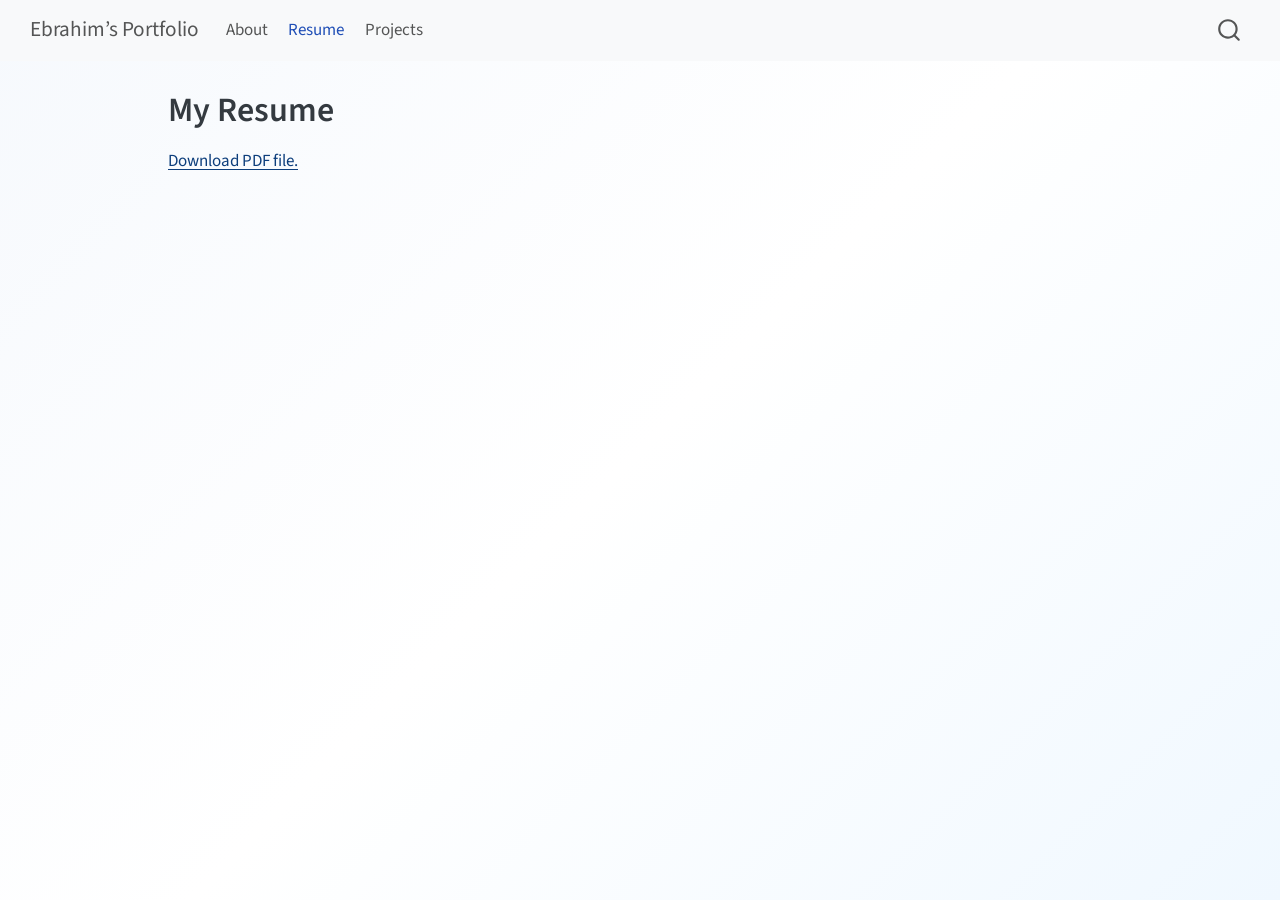
<file: docs/resume.html>
<!DOCTYPE html>
<html xmlns="http://www.w3.org/1999/xhtml" lang="en" xml:lang="en"><head>

<meta charset="utf-8">
<meta name="generator" content="quarto-1.9.13">

<meta name="viewport" content="width=device-width, initial-scale=1.0, user-scalable=yes">


<title>My Resume – Ebrahim’s Portfolio</title>
<style>
code{white-space: pre-wrap;}
span.smallcaps{font-variant: small-caps;}
div.columns{display: flex; gap: min(4vw, 1.5em);}
div.column{flex: auto; overflow-x: auto;}
div.hanging-indent{margin-left: 1.5em; text-indent: -1.5em;}
ul.task-list{list-style: none;}
ul.task-list li input[type="checkbox"] {
  width: 0.8em;
  margin: 0 0.8em 0.2em -1em; /* quarto-specific, see https://github.com/quarto-dev/quarto-cli/issues/4556 */ 
  vertical-align: middle;
}
</style>


<script src="site_libs/quarto-nav/quarto-nav.js"></script>
<script src="site_libs/quarto-nav/headroom.min.js"></script>
<script src="site_libs/clipboard/clipboard.min.js"></script>
<script src="site_libs/quarto-search/autocomplete.umd.js"></script>
<script src="site_libs/quarto-search/fuse.min.js"></script>
<script src="site_libs/quarto-search/quarto-search.js"></script>
<meta name="quarto:offset" content="./">
<script src="site_libs/quarto-html/quarto.js" type="module"></script>
<script src="site_libs/quarto-html/tabsets/tabsets.js" type="module"></script>
<script src="site_libs/quarto-html/axe/axe-check.js" type="module"></script>
<script src="site_libs/quarto-html/popper.min.js"></script>
<script src="site_libs/quarto-html/tippy.umd.min.js"></script>
<script src="site_libs/quarto-html/anchor.min.js"></script>
<link href="site_libs/quarto-html/tippy.css" rel="stylesheet">
<link href="site_libs/quarto-html/quarto-syntax-highlighting-ac077c1e730dfeb5e42400639d17284e.css" rel="stylesheet" id="quarto-text-highlighting-styles">
<script src="site_libs/bootstrap/bootstrap.min.js"></script>
<link href="site_libs/bootstrap/bootstrap-icons.css" rel="stylesheet">
<link href="site_libs/bootstrap/bootstrap-610593e65a40a0629ca575dfc540a55b.min.css" rel="stylesheet" append-hash="true" id="quarto-bootstrap" data-mode="light">
<script id="quarto-search-options" type="application/json">{
  "location": "navbar",
  "copy-button": false,
  "collapse-after": 3,
  "panel-placement": "end",
  "type": "overlay",
  "limit": 50,
  "keyboard-shortcut": [
    "f",
    "/",
    "s"
  ],
  "show-item-context": false,
  "language": {
    "search-no-results-text": "No results",
    "search-matching-documents-text": "matching documents",
    "search-copy-link-title": "Copy link to search",
    "search-hide-matches-text": "Hide additional matches",
    "search-more-match-text": "more match in this document",
    "search-more-matches-text": "more matches in this document",
    "search-clear-button-title": "Clear",
    "search-text-placeholder": "",
    "search-detached-cancel-button-title": "Cancel",
    "search-submit-button-title": "Submit",
    "search-label": "Search"
  }
}</script>


<link rel="stylesheet" href="styles.css">
</head>

<body class="nav-fixed quarto-light">

<div id="quarto-search-results"></div>
  <header id="quarto-header" class="headroom fixed-top">
    <nav class="navbar navbar-expand-lg " data-bs-theme="dark">
      <div class="navbar-container container-fluid">
      <div class="navbar-brand-container mx-auto">
    <a class="navbar-brand" href="./index.html">
    <span class="navbar-title">Ebrahim’s Portfolio</span>
    </a>
  </div>
            <div id="quarto-search" class="" title="Search"></div>
          <button class="navbar-toggler" type="button" data-bs-toggle="collapse" data-bs-target="#navbarCollapse" aria-controls="navbarCollapse" role="menu" aria-expanded="false" aria-label="Toggle navigation" onclick="if (window.quartoToggleHeadroom) { window.quartoToggleHeadroom(); }">
  <span class="navbar-toggler-icon"></span>
</button>
          <div class="collapse navbar-collapse" id="navbarCollapse">
            <ul class="navbar-nav navbar-nav-scroll me-auto">
  <li class="nav-item">
    <a class="nav-link" href="./index.html"> 
<span class="menu-text">About</span></a>
  </li>  
  <li class="nav-item">
    <a class="nav-link active" href="./resume.html" aria-current="page"> 
<span class="menu-text">Resume</span></a>
  </li>  
  <li class="nav-item">
    <a class="nav-link" href="./projects.html"> 
<span class="menu-text">Projects</span></a>
  </li>  
</ul>
          </div> <!-- /navcollapse -->
            <div class="quarto-navbar-tools">
</div>
      </div> <!-- /container-fluid -->
    </nav>
</header>
<!-- content -->
<div id="quarto-content" class="quarto-container page-columns page-rows-contents page-layout-article page-navbar">
<!-- sidebar -->
<!-- margin-sidebar -->
    <div id="quarto-margin-sidebar" class="sidebar margin-sidebar zindex-bottom">
        
    </div>
<!-- main -->
<main class="content" id="quarto-document-content">

<header id="title-block-header" class="quarto-title-block default">
<div class="quarto-title">
<h1 class="title">My Resume</h1>
</div>



<div class="quarto-title-meta">

    
  
    
  </div>
  


</header>


<p><object data="files/latest_resume_analytics.pdf" type="application/pdf" width="100%" height="800"><a href="files/latest_resume_analytics.pdf" download="">Download PDF file.</a></object></p>



</main> <!-- /main -->
<script id="quarto-html-after-body" type="application/javascript">
  window.document.addEventListener("DOMContentLoaded", function (event) {
    const icon = "";
    const anchorJS = new window.AnchorJS();
    anchorJS.options = {
      placement: 'right',
      icon: icon
    };
    anchorJS.add('.anchored');
    const isCodeAnnotation = (el) => {
      for (const clz of el.classList) {
        if (clz.startsWith('code-annotation-')) {                     
          return true;
        }
      }
      return false;
    }
    const onCopySuccess = function(e) {
      // button target
      const button = e.trigger;
      // don't keep focus
      button.blur();
      // flash "checked"
      button.classList.add('code-copy-button-checked');
      var currentTitle = button.getAttribute("title");
      button.setAttribute("title", "Copied!");
      let tooltip;
      if (window.bootstrap) {
        button.setAttribute("data-bs-toggle", "tooltip");
        button.setAttribute("data-bs-placement", "left");
        button.setAttribute("data-bs-title", "Copied!");
        tooltip = new bootstrap.Tooltip(button, 
          { trigger: "manual", 
            customClass: "code-copy-button-tooltip",
            offset: [0, -8]});
        tooltip.show();    
      }
      setTimeout(function() {
        if (tooltip) {
          tooltip.hide();
          button.removeAttribute("data-bs-title");
          button.removeAttribute("data-bs-toggle");
          button.removeAttribute("data-bs-placement");
        }
        button.setAttribute("title", currentTitle);
        button.classList.remove('code-copy-button-checked');
      }, 1000);
      // clear code selection
      e.clearSelection();
    }
    const getTextToCopy = function(trigger) {
      const outerScaffold = trigger.parentElement.cloneNode(true);
      const codeEl = outerScaffold.querySelector('code');
      for (const childEl of codeEl.children) {
        if (isCodeAnnotation(childEl)) {
          childEl.remove();
        }
      }
      return codeEl.innerText;
    }
    const clipboard = new window.ClipboardJS('.code-copy-button:not([data-in-quarto-modal])', {
      text: getTextToCopy
    });
    clipboard.on('success', onCopySuccess);
    if (window.document.getElementById('quarto-embedded-source-code-modal')) {
      const clipboardModal = new window.ClipboardJS('.code-copy-button[data-in-quarto-modal]', {
        text: getTextToCopy,
        container: window.document.getElementById('quarto-embedded-source-code-modal')
      });
      clipboardModal.on('success', onCopySuccess);
    }
      var localhostRegex = new RegExp(/^(?:http|https):\/\/localhost\:?[0-9]*\//);
      var mailtoRegex = new RegExp(/^mailto:/);
        var filterRegex = new RegExp('/' + window.location.host + '/');
      var isInternal = (href) => {
          return filterRegex.test(href) || localhostRegex.test(href) || mailtoRegex.test(href);
      }
      // Inspect non-navigation links and adorn them if external
     var links = window.document.querySelectorAll('a[href]:not(.nav-link):not(.navbar-brand):not(.toc-action):not(.sidebar-link):not(.sidebar-item-toggle):not(.pagination-link):not(.no-external):not([aria-hidden]):not(.dropdown-item):not(.quarto-navigation-tool):not(.about-link)');
      for (var i=0; i<links.length; i++) {
        const link = links[i];
        if (!isInternal(link.href)) {
          // undo the damage that might have been done by quarto-nav.js in the case of
          // links that we want to consider external
          if (link.dataset.originalHref !== undefined) {
            link.href = link.dataset.originalHref;
          }
        }
      }
    function tippyHover(el, contentFn, onTriggerFn, onUntriggerFn) {
      const config = {
        allowHTML: true,
        maxWidth: 500,
        delay: 100,
        arrow: false,
        appendTo: function(el) {
            return el.parentElement;
        },
        interactive: true,
        interactiveBorder: 10,
        theme: 'quarto',
        placement: 'bottom-start',
      };
      if (contentFn) {
        config.content = contentFn;
      }
      if (onTriggerFn) {
        config.onTrigger = onTriggerFn;
      }
      if (onUntriggerFn) {
        config.onUntrigger = onUntriggerFn;
      }
      window.tippy(el, config); 
    }
    const noterefs = window.document.querySelectorAll('a[role="doc-noteref"]');
    for (var i=0; i<noterefs.length; i++) {
      const ref = noterefs[i];
      tippyHover(ref, function() {
        // use id or data attribute instead here
        let href = ref.getAttribute('data-footnote-href') || ref.getAttribute('href');
        try { href = new URL(href).hash; } catch {}
        const id = href.replace(/^#\/?/, "");
        const note = window.document.getElementById(id);
        if (note) {
          return note.innerHTML;
        } else {
          return "";
        }
      });
    }
    const xrefs = window.document.querySelectorAll('a.quarto-xref');
    const processXRef = (id, note) => {
      // Strip column container classes
      const stripColumnClz = (el) => {
        el.classList.remove("page-full", "page-columns");
        if (el.children) {
          for (const child of el.children) {
            stripColumnClz(child);
          }
        }
      }
      stripColumnClz(note)
      if (id === null || id.startsWith('sec-')) {
        // Special case sections, only their first couple elements
        const container = document.createElement("div");
        if (note.children && note.children.length > 2) {
          container.appendChild(note.children[0].cloneNode(true));
          for (let i = 1; i < note.children.length; i++) {
            const child = note.children[i];
            if (child.tagName === "P" && child.innerText === "") {
              continue;
            } else {
              container.appendChild(child.cloneNode(true));
              break;
            }
          }
          if (window.Quarto?.typesetMath) {
            window.Quarto.typesetMath(container);
          }
          return container.innerHTML
        } else {
          if (window.Quarto?.typesetMath) {
            window.Quarto.typesetMath(note);
          }
          return note.innerHTML;
        }
      } else {
        // Remove any anchor links if they are present
        const anchorLink = note.querySelector('a.anchorjs-link');
        if (anchorLink) {
          anchorLink.remove();
        }
        if (window.Quarto?.typesetMath) {
          window.Quarto.typesetMath(note);
        }
        if (note.classList.contains("callout")) {
          return note.outerHTML;
        } else {
          return note.innerHTML;
        }
      }
    }
    for (var i=0; i<xrefs.length; i++) {
      const xref = xrefs[i];
      tippyHover(xref, undefined, function(instance) {
        instance.disable();
        let url = xref.getAttribute('href');
        let hash = undefined; 
        if (url.startsWith('#')) {
          hash = url;
        } else {
          try { hash = new URL(url).hash; } catch {}
        }
        if (hash) {
          const id = hash.replace(/^#\/?/, "");
          const note = window.document.getElementById(id);
          if (note !== null) {
            try {
              const html = processXRef(id, note.cloneNode(true));
              instance.setContent(html);
            } finally {
              instance.enable();
              instance.show();
            }
          } else {
            // See if we can fetch this
            fetch(url.split('#')[0])
            .then(res => res.text())
            .then(html => {
              const parser = new DOMParser();
              const htmlDoc = parser.parseFromString(html, "text/html");
              const note = htmlDoc.getElementById(id);
              if (note !== null) {
                const html = processXRef(id, note);
                instance.setContent(html);
              } 
            }).finally(() => {
              instance.enable();
              instance.show();
            });
          }
        } else {
          // See if we can fetch a full url (with no hash to target)
          // This is a special case and we should probably do some content thinning / targeting
          fetch(url)
          .then(res => res.text())
          .then(html => {
            const parser = new DOMParser();
            const htmlDoc = parser.parseFromString(html, "text/html");
            const note = htmlDoc.querySelector('main.content');
            if (note !== null) {
              // This should only happen for chapter cross references
              // (since there is no id in the URL)
              // remove the first header
              if (note.children.length > 0 && note.children[0].tagName === "HEADER") {
                note.children[0].remove();
              }
              const html = processXRef(null, note);
              instance.setContent(html);
            } 
          }).finally(() => {
            instance.enable();
            instance.show();
          });
        }
      }, function(instance) {
      });
    }
        let selectedAnnoteEl;
        const selectorForAnnotation = ( cell, annotation) => {
          let cellAttr = 'data-code-cell="' + cell + '"';
          let lineAttr = 'data-code-annotation="' +  annotation + '"';
          const selector = 'span[' + cellAttr + '][' + lineAttr + ']';
          return selector;
        }
        const selectCodeLines = (annoteEl) => {
          const doc = window.document;
          const targetCell = annoteEl.getAttribute("data-target-cell");
          const targetAnnotation = annoteEl.getAttribute("data-target-annotation");
          const annoteSpan = window.document.querySelector(selectorForAnnotation(targetCell, targetAnnotation));
          const lines = annoteSpan.getAttribute("data-code-lines").split(",");
          const lineIds = lines.map((line) => {
            return targetCell + "-" + line;
          })
          let top = null;
          let height = null;
          let parent = null;
          if (lineIds.length > 0) {
              //compute the position of the single el (top and bottom and make a div)
              const el = window.document.getElementById(lineIds[0]);
              top = el.offsetTop;
              height = el.offsetHeight;
              parent = el.parentElement.parentElement;
            if (lineIds.length > 1) {
              const lastEl = window.document.getElementById(lineIds[lineIds.length - 1]);
              const bottom = lastEl.offsetTop + lastEl.offsetHeight;
              height = bottom - top;
            }
            if (top !== null && height !== null && parent !== null) {
              // cook up a div (if necessary) and position it 
              let div = window.document.getElementById("code-annotation-line-highlight");
              if (div === null) {
                div = window.document.createElement("div");
                div.setAttribute("id", "code-annotation-line-highlight");
                div.style.position = 'absolute';
                parent.appendChild(div);
              }
              div.style.top = top - 2 + "px";
              div.style.height = height + 4 + "px";
              div.style.left = 0;
              let gutterDiv = window.document.getElementById("code-annotation-line-highlight-gutter");
              if (gutterDiv === null) {
                gutterDiv = window.document.createElement("div");
                gutterDiv.setAttribute("id", "code-annotation-line-highlight-gutter");
                gutterDiv.style.position = 'absolute';
                const codeCell = window.document.getElementById(targetCell);
                const gutter = codeCell.querySelector('.code-annotation-gutter');
                gutter.appendChild(gutterDiv);
              }
              gutterDiv.style.top = top - 2 + "px";
              gutterDiv.style.height = height + 4 + "px";
            }
            selectedAnnoteEl = annoteEl;
          }
        };
        const unselectCodeLines = () => {
          const elementsIds = ["code-annotation-line-highlight", "code-annotation-line-highlight-gutter"];
          elementsIds.forEach((elId) => {
            const div = window.document.getElementById(elId);
            if (div) {
              div.remove();
            }
          });
          selectedAnnoteEl = undefined;
        };
          // Handle positioning of the toggle
      window.addEventListener(
        "resize",
        throttle(() => {
          elRect = undefined;
          if (selectedAnnoteEl) {
            selectCodeLines(selectedAnnoteEl);
          }
        }, 10)
      );
      function throttle(fn, ms) {
      let throttle = false;
      let timer;
        return (...args) => {
          if(!throttle) { // first call gets through
              fn.apply(this, args);
              throttle = true;
          } else { // all the others get throttled
              if(timer) clearTimeout(timer); // cancel #2
              timer = setTimeout(() => {
                fn.apply(this, args);
                timer = throttle = false;
              }, ms);
          }
        };
      }
        // Attach click handler to the DT
        const annoteDls = window.document.querySelectorAll('dt[data-target-cell]');
        for (const annoteDlNode of annoteDls) {
          annoteDlNode.addEventListener('click', (event) => {
            const clickedEl = event.target;
            if (clickedEl !== selectedAnnoteEl) {
              unselectCodeLines();
              const activeEl = window.document.querySelector('dt[data-target-cell].code-annotation-active');
              if (activeEl) {
                activeEl.classList.remove('code-annotation-active');
              }
              selectCodeLines(clickedEl);
              clickedEl.classList.add('code-annotation-active');
            } else {
              // Unselect the line
              unselectCodeLines();
              clickedEl.classList.remove('code-annotation-active');
            }
          });
        }
    const findCites = (el) => {
      const parentEl = el.parentElement;
      if (parentEl) {
        const cites = parentEl.dataset.cites;
        if (cites) {
          return {
            el,
            cites: cites.split(' ')
          };
        } else {
          return findCites(el.parentElement)
        }
      } else {
        return undefined;
      }
    };
    var bibliorefs = window.document.querySelectorAll('a[role="doc-biblioref"]');
    for (var i=0; i<bibliorefs.length; i++) {
      const ref = bibliorefs[i];
      const citeInfo = findCites(ref);
      if (citeInfo) {
        tippyHover(citeInfo.el, function() {
          var popup = window.document.createElement('div');
          citeInfo.cites.forEach(function(cite) {
            var citeDiv = window.document.createElement('div');
            citeDiv.classList.add('hanging-indent');
            citeDiv.classList.add('csl-entry');
            var biblioDiv = window.document.getElementById('ref-' + cite);
            if (biblioDiv) {
              citeDiv.innerHTML = biblioDiv.innerHTML;
            }
            popup.appendChild(citeDiv);
          });
          return popup.innerHTML;
        });
      }
    }
  });
  </script>
</div> <!-- /content -->




</body></html>
</file>
<file: docs/site_libs/quarto-html/tippy.css>
.tippy-box[data-animation=fade][data-state=hidden]{opacity:0}[data-tippy-root]{max-width:calc(100vw - 10px)}.tippy-box{position:relative;background-color:#333;color:#fff;border-radius:4px;font-size:14px;line-height:1.4;white-space:normal;outline:0;transition-property:transform,visibility,opacity}.tippy-box[data-placement^=top]>.tippy-arrow{bottom:0}.tippy-box[data-placement^=top]>.tippy-arrow:before{bottom:-7px;left:0;border-width:8px 8px 0;border-top-color:initial;transform-origin:center top}.tippy-box[data-placement^=bottom]>.tippy-arrow{top:0}.tippy-box[data-placement^=bottom]>.tippy-arrow:before{top:-7px;left:0;border-width:0 8px 8px;border-bottom-color:initial;transform-origin:center bottom}.tippy-box[data-placement^=left]>.tippy-arrow{right:0}.tippy-box[data-placement^=left]>.tippy-arrow:before{border-width:8px 0 8px 8px;border-left-color:initial;right:-7px;transform-origin:center left}.tippy-box[data-placement^=right]>.tippy-arrow{left:0}.tippy-box[data-placement^=right]>.tippy-arrow:before{left:-7px;border-width:8px 8px 8px 0;border-right-color:initial;transform-origin:center right}.tippy-box[data-inertia][data-state=visible]{transition-timing-function:cubic-bezier(.54,1.5,.38,1.11)}.tippy-arrow{width:16px;height:16px;color:#333}.tippy-arrow:before{content:"";position:absolute;border-color:transparent;border-style:solid}.tippy-content{position:relative;padding:5px 9px;z-index:1}
</file>
<file: docs/site_libs/quarto-html/quarto-syntax-highlighting-ac077c1e730dfeb5e42400639d17284e.css>
/* quarto syntax highlight colors */
:root {
  --quarto-hl-ot-color: #003B4F;
  --quarto-hl-at-color: #657422;
  --quarto-hl-ss-color: #20794D;
  --quarto-hl-an-color: #5E5E5E;
  --quarto-hl-fu-color: #4758AB;
  --quarto-hl-st-color: #20794D;
  --quarto-hl-cf-color: #003B4F;
  --quarto-hl-op-color: #5E5E5E;
  --quarto-hl-er-color: #AD0000;
  --quarto-hl-bn-color: #AD0000;
  --quarto-hl-al-color: #AD0000;
  --quarto-hl-va-color: #111111;
  --quarto-hl-bu-color: inherit;
  --quarto-hl-ex-color: inherit;
  --quarto-hl-pp-color: #AD0000;
  --quarto-hl-in-color: #5E5E5E;
  --quarto-hl-vs-color: #20794D;
  --quarto-hl-wa-color: #5E5E5E;
  --quarto-hl-do-color: #5E5E5E;
  --quarto-hl-im-color: #00769E;
  --quarto-hl-ch-color: #20794D;
  --quarto-hl-dt-color: #AD0000;
  --quarto-hl-fl-color: #AD0000;
  --quarto-hl-co-color: #5E5E5E;
  --quarto-hl-cv-color: #5E5E5E;
  --quarto-hl-cn-color: #8f5902;
  --quarto-hl-sc-color: #5E5E5E;
  --quarto-hl-dv-color: #AD0000;
  --quarto-hl-kw-color: #003B4F;
}

/* other quarto variables */
:root {
  --quarto-font-monospace: SFMono-Regular, Menlo, Monaco, Consolas, "Liberation Mono", "Courier New", monospace;
}

/* syntax highlight based on Pandoc's rules */
pre > code.sourceCode > span {
  color: #003B4F;
}

code.sourceCode > span {
  color: #003B4F;
}

div.sourceCode,
div.sourceCode pre.sourceCode {
  color: #003B4F;
}

/* Normal */
code span {
  color: #003B4F;
}

/* Alert */
code span.al {
  color: #AD0000;
  font-style: inherit;
}

/* Annotation */
code span.an {
  color: #5E5E5E;
  font-style: inherit;
}

/* Attribute */
code span.at {
  color: #657422;
  font-style: inherit;
}

/* BaseN */
code span.bn {
  color: #AD0000;
  font-style: inherit;
}

/* BuiltIn */
code span.bu {
  font-style: inherit;
}

/* ControlFlow */
code span.cf {
  color: #003B4F;
  font-weight: bold;
  font-style: inherit;
}

/* Char */
code span.ch {
  color: #20794D;
  font-style: inherit;
}

/* Constant */
code span.cn {
  color: #8f5902;
  font-style: inherit;
}

/* Comment */
code span.co {
  color: #5E5E5E;
  font-style: inherit;
}

/* CommentVar */
code span.cv {
  color: #5E5E5E;
  font-style: italic;
}

/* Documentation */
code span.do {
  color: #5E5E5E;
  font-style: italic;
}

/* DataType */
code span.dt {
  color: #AD0000;
  font-style: inherit;
}

/* DecVal */
code span.dv {
  color: #AD0000;
  font-style: inherit;
}

/* Error */
code span.er {
  color: #AD0000;
  font-style: inherit;
}

/* Extension */
code span.ex {
  font-style: inherit;
}

/* Float */
code span.fl {
  color: #AD0000;
  font-style: inherit;
}

/* Function */
code span.fu {
  color: #4758AB;
  font-style: inherit;
}

/* Import */
code span.im {
  color: #00769E;
  font-style: inherit;
}

/* Information */
code span.in {
  color: #5E5E5E;
  font-style: inherit;
}

/* Keyword */
code span.kw {
  color: #003B4F;
  font-weight: bold;
  font-style: inherit;
}

/* Operator */
code span.op {
  color: #5E5E5E;
  font-style: inherit;
}

/* Other */
code span.ot {
  color: #003B4F;
  font-style: inherit;
}

/* Preprocessor */
code span.pp {
  color: #AD0000;
  font-style: inherit;
}

/* SpecialChar */
code span.sc {
  color: #5E5E5E;
  font-style: inherit;
}

/* SpecialString */
code span.ss {
  color: #20794D;
  font-style: inherit;
}

/* String */
code span.st {
  color: #20794D;
  font-style: inherit;
}

/* Variable */
code span.va {
  color: #111111;
  font-style: inherit;
}

/* VerbatimString */
code span.vs {
  color: #20794D;
  font-style: inherit;
}

/* Warning */
code span.wa {
  color: #5E5E5E;
  font-style: italic;
}

.prevent-inlining {
  content: "</";
}

/*# sourceMappingURL=1ea6d01bc6c35c1b2edc43c07bed6db0.css.map */
</file>
<file: docs/styles.css>
/* css styles */

html {
  height: 100%;
}

body {
  min-height: 100vh;
  background: linear-gradient(135deg, #f6f9fd 0%, #ffffff 50%, #f0f8ff 100%);
  background-attachment: fixed;
}

.hero {
  border-radius: 28px;
  padding: 2rem 2.5rem;
  margin: 1.5rem 0;
  background: rgba(255, 255, 255, 0.92);
  box-shadow: 0 22px 38px rgba(41, 85, 153, 0.12);
  border: 1px solid rgba(29, 86, 149, 0.1);
}

.hero h1 {
  margin-top: 0;
  color: #0f2f60;
}

.hero h2 {
  color: #2a4c82;
}

a,
a:visited {
  color: #0d3e7c;
}

a:hover,
a:focus {
  color: #082952;
}

.btn-primary {
  background-color: #1360a8;
  border-color: #0f5496;
  color: #ffffff;
}

.btn-primary:hover,
.btn-primary:focus {
  background-color: #0d4e83;
  border-color: #0b436f;
}
</file>
